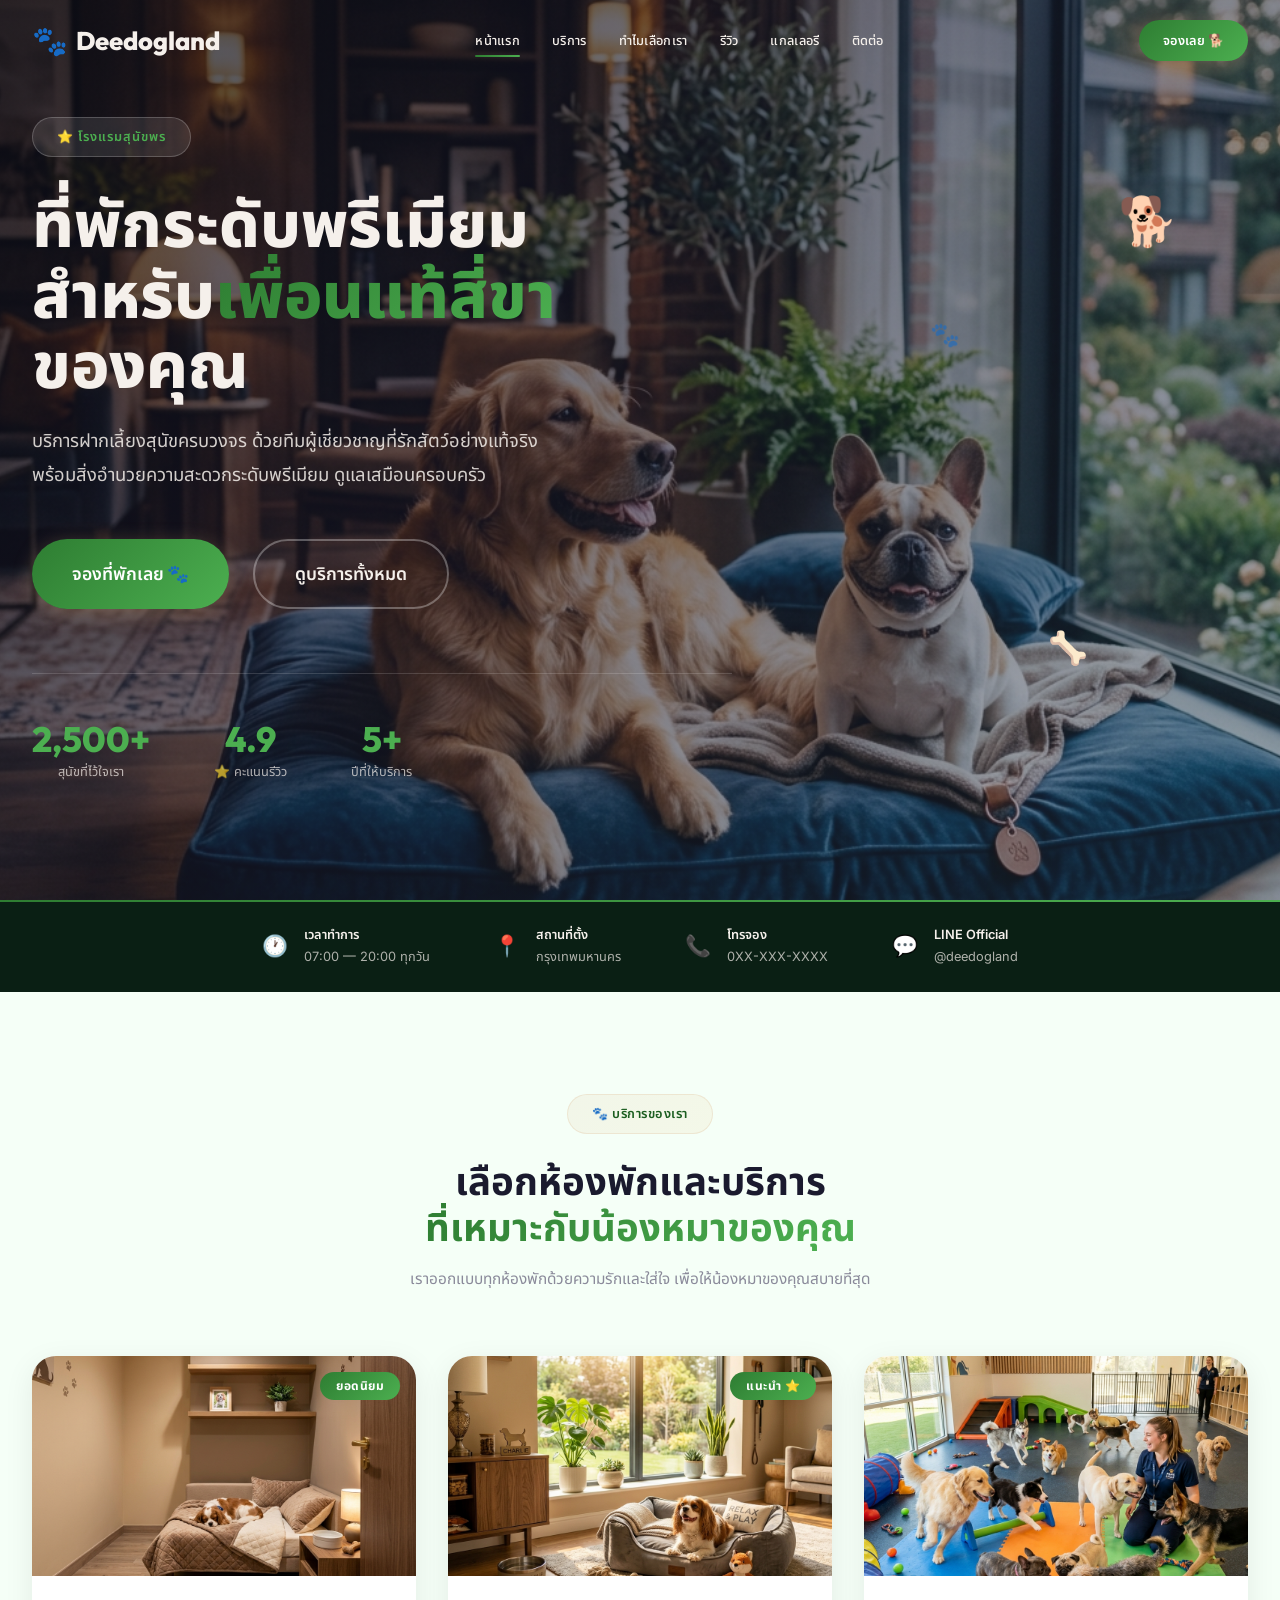
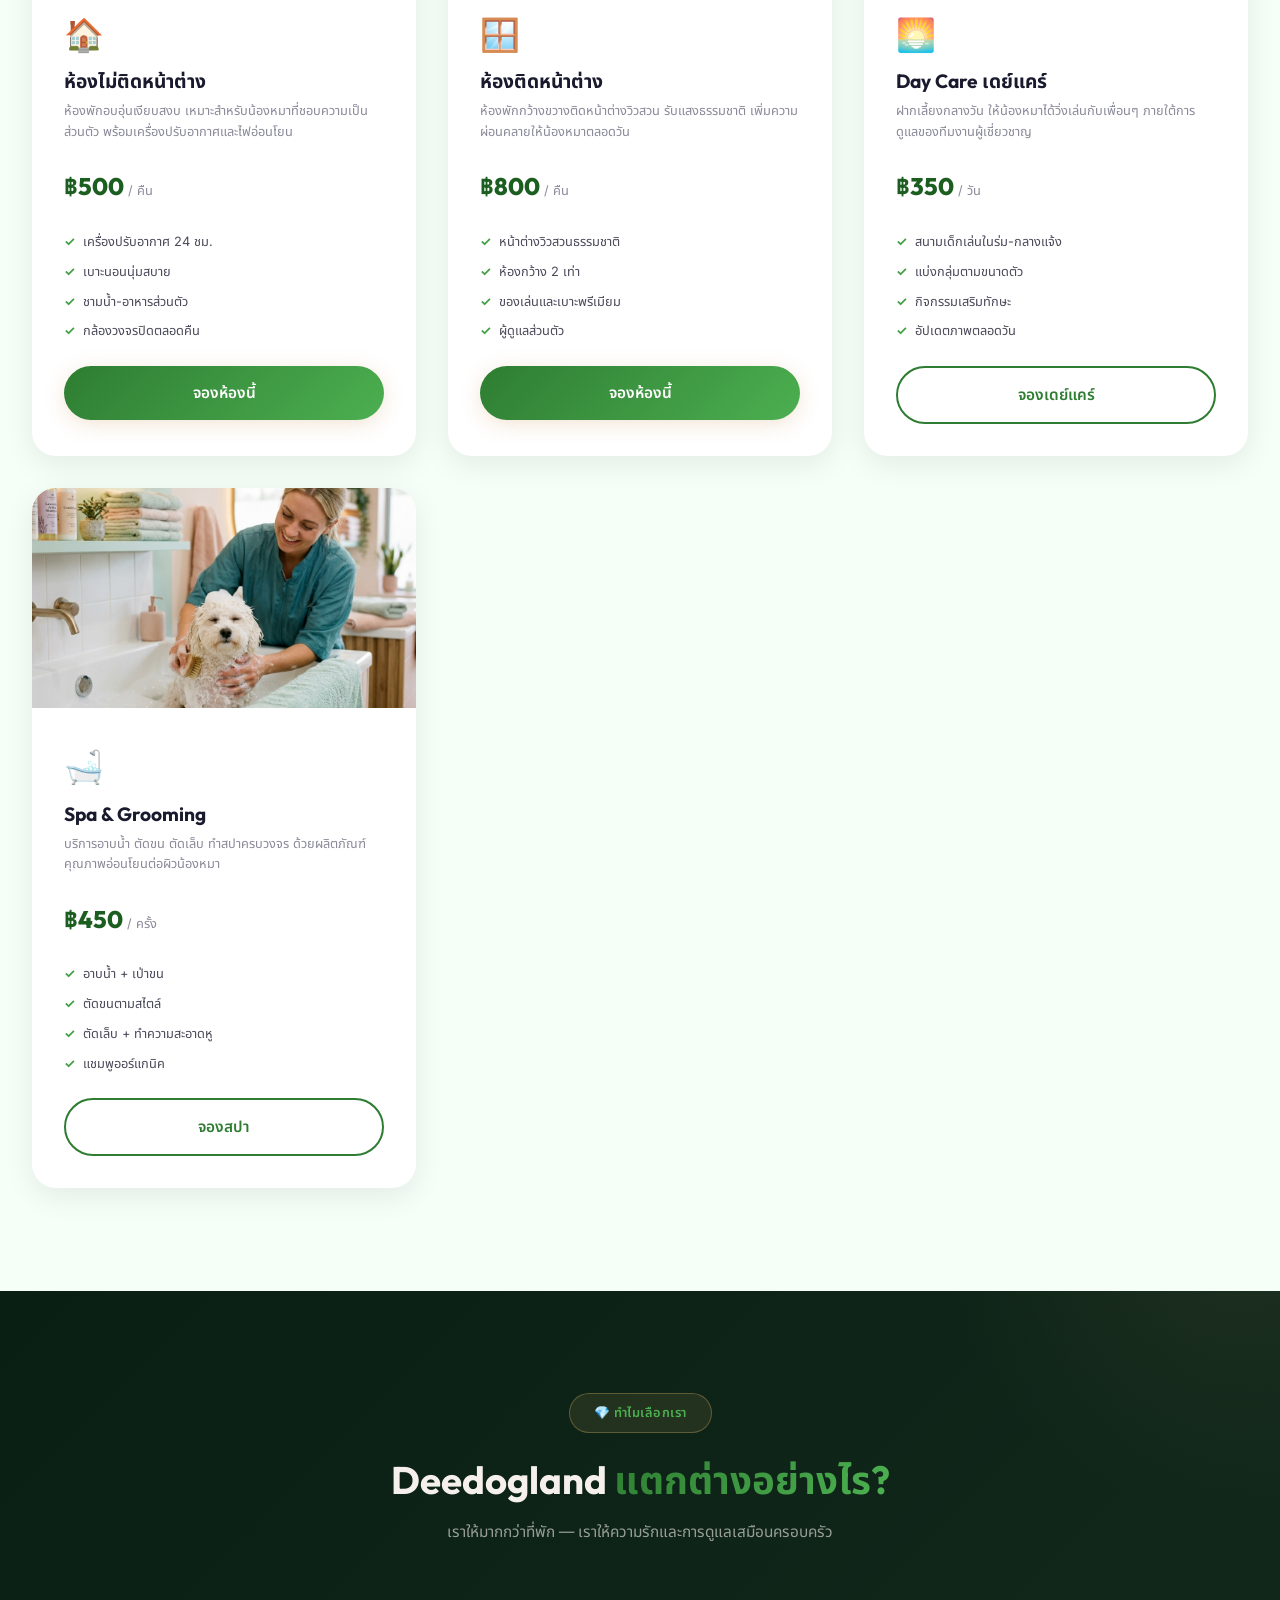
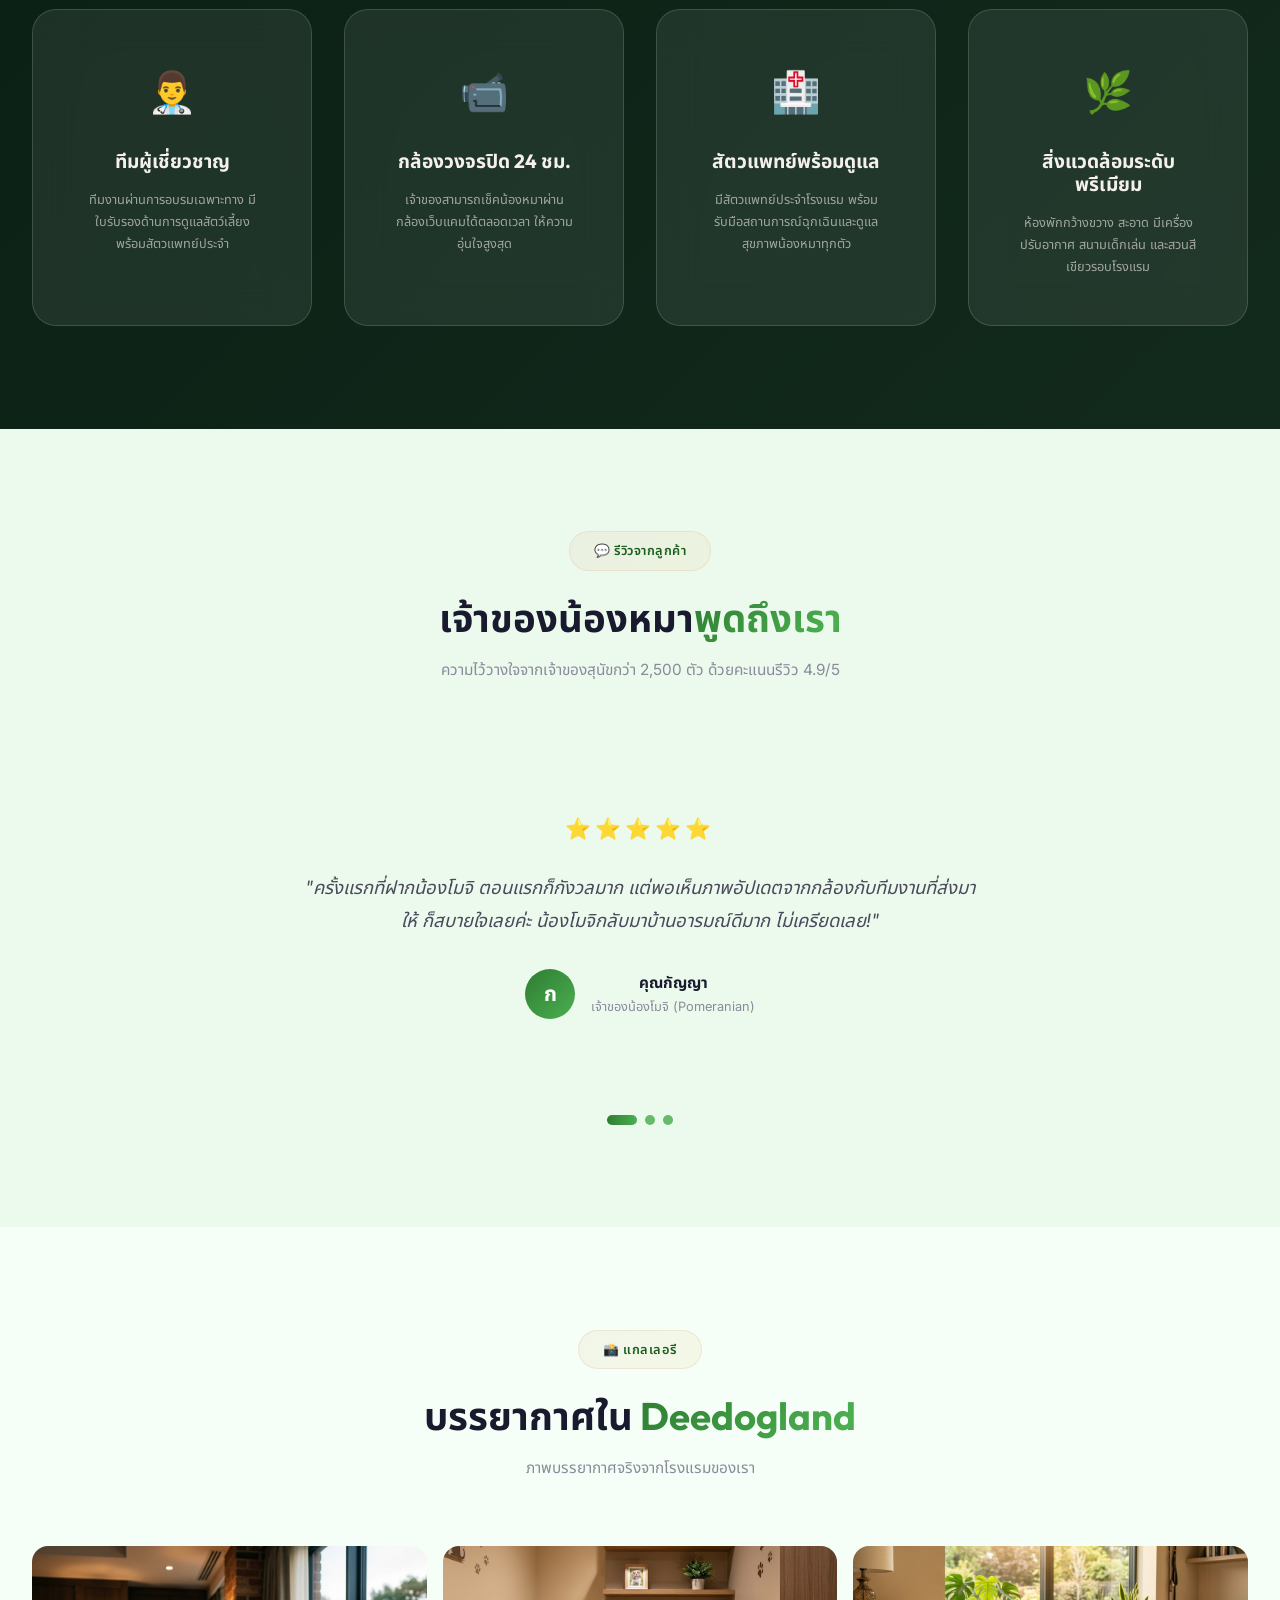
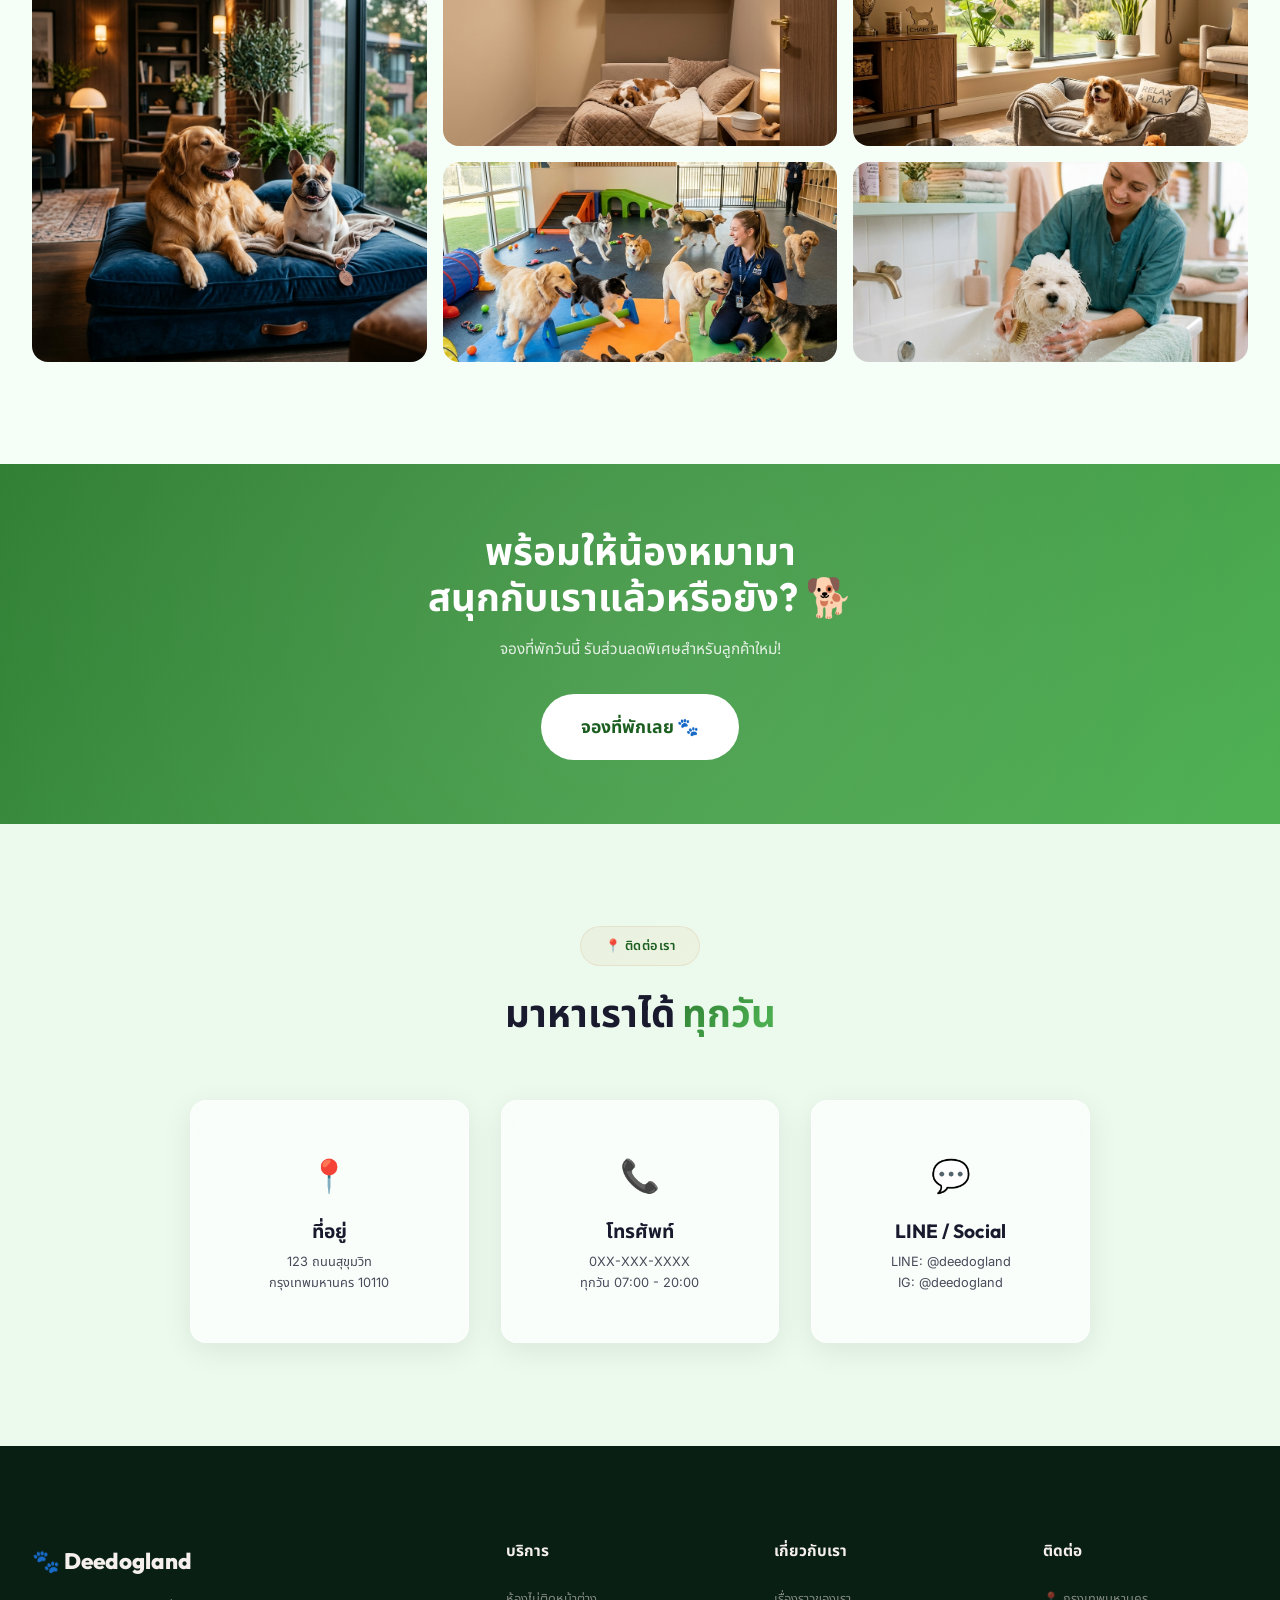
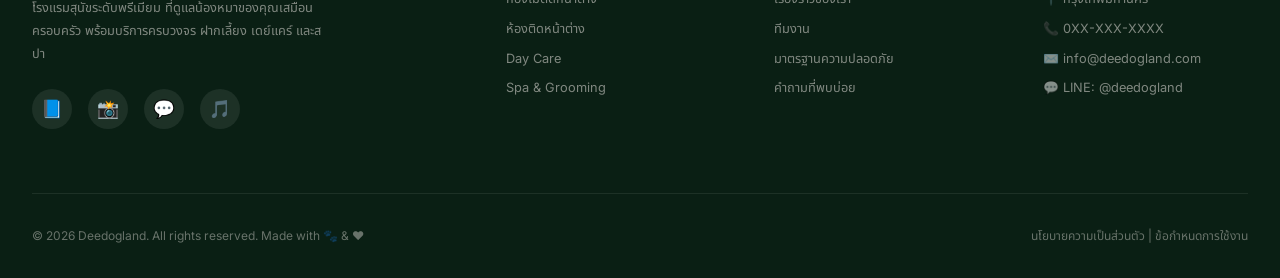
<file: index.html>
<!DOCTYPE html>
<html lang="th">

<head>
  <meta charset="UTF-8">
  <meta name="viewport" content="width=device-width, initial-scale=1.0">
  <title>Deedogland — โรงแรมสุนัขพรีเมียม | ฝากเลี้ยง เดย์แคร์ สปา</title>
  <meta name="description"
    content="Deedogland โรงแรมสุนัขระดับพรีเมียม บริการฝากเลี้ยงค้างคืน เดย์แคร์ สปาอาบน้ำตัดขน พร้อมทีมผู้เชี่ยวชาญดูแลตลอด 24 ชั่วโมง">
  <meta property="og:title" content="Deedogland — โรงแรมสุนัขพรีเมียม">
  <meta property="og:description" content="ที่พักระดับพรีเมียมสำหรับเพื่อนแท้สี่ขาของคุณ">
  <meta property="og:type" content="website">
  <link rel="icon"
    href="data:image/svg+xml,<svg xmlns='http://www.w3.org/2000/svg' viewBox='0 0 100 100'><text y='.9em' font-size='90'>🐾</text></svg>">
  <link rel="stylesheet" href="css/index.css">
  <link rel="stylesheet" href="css/components.css">

  <!-- JSON-LD LocalBusiness Schema -->
  <script type="application/ld+json">
  {
    "@context": "https://schema.org",
    "@type": "LodgingBusiness",
    "name": "Deedogland — โรงแรมสุนัขพรีเมียม",
    "description": "โรงแรมสุนัขระดับพรีเมียม บริการฝากเลี้ยงค้างคืน เดย์แคร์ สปาอาบน้ำตัดขน ดูแลตลอด 24 ชม.",
    "url": "https://deedogland.com",
    "image": "assets/images/hero.png",
    "telephone": "+66-XX-XXX-XXXX",
    "openingHoursSpecification": [
      {
        "@type": "OpeningHoursSpecification",
        "dayOfWeek": ["Monday","Tuesday","Wednesday","Thursday","Friday","Saturday","Sunday"],
        "opens": "07:00",
        "closes": "20:00"
      }
    ],
    "aggregateRating": {
      "@type": "AggregateRating",
      "ratingValue": "4.9",
      "reviewCount": "328"
    }
  }
  </script>
</head>

<body>

  <!-- ═══ Loading Screen ═══ -->
  <div class="loader" id="loader">
    <div class="loader-paw">🐾</div>
    <div class="loader-bar">
      <div class="loader-bar-fill"></div>
    </div>
  </div>

  <!-- ═══ Navbar ═══ -->
  <nav class="navbar" id="navbar">
    <div class="container">
      <a href="#" class="navbar-brand" id="nav-brand">
        <span class="paw-icon">🐾</span>
        Deedogland
      </a>
      <div class="navbar-links" id="nav-links">
        <a href="#home" class="active">หน้าแรก</a>
        <a href="#services">บริการ</a>
        <a href="#why">ทำไมเลือกเรา</a>
        <a href="#reviews">รีวิว</a>
        <a href="#gallery">แกลเลอรี</a>
        <a href="#contact">ติดต่อ</a>
      </div>
      <div class="navbar-cta">
        <a href="pages/booking.html" class="btn btn-primary btn-sm">จองเลย 🐕</a>
      </div>
      <div class="menu-toggle" id="menu-toggle">
        <span></span>
        <span></span>
        <span></span>
      </div>
    </div>
  </nav>

  <!-- ═══ Hero Section ═══ -->
  <section class="hero" id="home">
    <div class="hero-bg">
      <img src="assets/images/hero.png" alt="สุนัขพักผ่อนอย่างมีความสุขในห้องพักหรูของ Deedogland" loading="eager">
    </div>
    <div class="hero-overlay"></div>

    <!-- Floating elements -->
    <div class="hero-float hero-float-1">🐕</div>
    <div class="hero-float hero-float-2">🦴</div>
    <div class="hero-float hero-float-3">🐾</div>

    <div class="container">
      <div class="hero-content">
        <div class="hero-badge">
          ⭐ โรงแรมสุนัขพรีเมียม
        </div>
        <h1>
          ที่พักระดับพรีเมียม<br>
          สำหรับ<span class="highlight">เพื่อนแท้สี่ขา</span><br>
          ของคุณ
        </h1>
        <p>
          บริการฝากเลี้ยงสุนัขครบวงจร ด้วยทีมผู้เชี่ยวชาญที่รักสัตว์อย่างแท้จริง
          พร้อมสิ่งอำนวยความสะดวกระดับพรีเมียม ดูแลเสมือนครอบครัว
        </p>
        <div class="hero-buttons">
          <a href="pages/booking.html" class="btn btn-primary btn-lg">จองที่พักเลย 🐾</a>
          <a href="#services" class="btn btn-ghost btn-lg">ดูบริการทั้งหมด</a>
        </div>
        <div class="hero-stats">
          <div class="hero-stat">
            <div class="number" data-count="2500">0</div>
            <div class="label">สุนัขที่ไว้ใจเรา</div>
          </div>
          <div class="hero-stat">
            <div class="number" data-count="4.9">0</div>
            <div class="label">⭐ คะแนนรีวิว</div>
          </div>
          <div class="hero-stat">
            <div class="number" data-count="5">0</div>
            <div class="label">ปีที่ให้บริการ</div>
          </div>
        </div>
      </div>
    </div>
  </section>

  <!-- ═══ Quick Info Bar ═══ -->
  <section class="info-bar">
    <div class="container">
      <div class="info-item">
        <span class="icon">🕐</span>
        <div>
          <div class="info-label">เวลาทำการ</div>
          <div class="info-value">07:00 — 20:00 ทุกวัน</div>
        </div>
      </div>
      <div class="info-item">
        <span class="icon">📍</span>
        <div>
          <div class="info-label">สถานที่ตั้ง</div>
          <div class="info-value">กรุงเทพมหานคร</div>
        </div>
      </div>
      <div class="info-item">
        <span class="icon">📞</span>
        <div>
          <div class="info-label">โทรจอง</div>
          <div class="info-value">0XX-XXX-XXXX</div>
        </div>
      </div>
      <div class="info-item">
        <span class="icon">💬</span>
        <div>
          <div class="info-label">LINE Official</div>
          <div class="info-value">@deedogland</div>
        </div>
      </div>
    </div>
  </section>

  <!-- ═══ Services Section ═══ -->
  <section class="section services-section" id="services">
    <div class="container">
      <div class="section-header reveal">
        <span class="section-badge">🐾 บริการของเรา</span>
        <h2>เลือกห้องพักและบริการ<br><span class="gradient-text">ที่เหมาะกับน้องหมาของคุณ</span></h2>
        <p class="subtitle">เราออกแบบทุกห้องพักด้วยความรักและใส่ใจ เพื่อให้น้องหมาของคุณสบายที่สุด</p>
      </div>

      <div class="services-grid stagger">
        <!-- Card 1: ห้องไม่ติดหน้าต่าง -->
        <div class="service-card reveal">
          <div class="service-card-image">
            <img src="assets/images/room-basic.png" alt="ห้องพักมาตรฐานสำหรับสุนัข ไม่ติดหน้าต่าง">
            <span class="service-card-badge">ยอดนิยม</span>
          </div>
          <div class="service-card-body">
            <div class="service-card-emoji">🏠</div>
            <h3>ห้องไม่ติดหน้าต่าง</h3>
            <p>ห้องพักอบอุ่นเงียบสงบ เหมาะสำหรับน้องหมาที่ชอบความเป็นส่วนตัว พร้อมเครื่องปรับอากาศและไฟอ่อนโยน</p>
            <div class="service-card-price">
              <span class="price">฿500</span>
              <span class="unit">/ คืน</span>
            </div>
            <ul class="service-card-features">
              <li><span class="check">✓</span> เครื่องปรับอากาศ 24 ชม.</li>
              <li><span class="check">✓</span> เบาะนอนนุ่มสบาย</li>
              <li><span class="check">✓</span> ชามน้ำ-อาหารส่วนตัว</li>
              <li><span class="check">✓</span> กล้องวงจรปิดตลอดคืน</li>
            </ul>
            <a href="pages/booking.html" class="btn btn-primary" style="width:100%;">จองห้องนี้</a>
          </div>
        </div>

        <!-- Card 2: ห้องติดหน้าต่าง -->
        <div class="service-card reveal">
          <div class="service-card-image">
            <img src="assets/images/room-window.png" alt="ห้องพักพรีเมียมติดหน้าต่าง แสงธรรมชาติสวยงาม">
            <span class="service-card-badge">แนะนำ ⭐</span>
          </div>
          <div class="service-card-body">
            <div class="service-card-emoji">🪟</div>
            <h3>ห้องติดหน้าต่าง</h3>
            <p>ห้องพักกว้างขวางติดหน้าต่างวิวสวน รับแสงธรรมชาติ เพิ่มความผ่อนคลายให้น้องหมาตลอดวัน</p>
            <div class="service-card-price">
              <span class="price">฿800</span>
              <span class="unit">/ คืน</span>
            </div>
            <ul class="service-card-features">
              <li><span class="check">✓</span> หน้าต่างวิวสวนธรรมชาติ</li>
              <li><span class="check">✓</span> ห้องกว้าง 2 เท่า</li>
              <li><span class="check">✓</span> ของเล่นและเบาะพรีเมียม</li>
              <li><span class="check">✓</span> ผู้ดูแลส่วนตัว</li>
            </ul>
            <a href="pages/booking.html" class="btn btn-primary" style="width:100%;">จองห้องนี้</a>
          </div>
        </div>

        <!-- Card 3: Day Care -->
        <div class="service-card reveal">
          <div class="service-card-image">
            <img src="assets/images/daycare.png" alt="บริการเดย์แคร์สุนัข สนุกกับเพื่อน">
          </div>
          <div class="service-card-body">
            <div class="service-card-emoji">🌅</div>
            <h3>Day Care เดย์แคร์</h3>
            <p>ฝากเลี้ยงกลางวัน ให้น้องหมาได้วิ่งเล่นกับเพื่อนๆ ภายใต้การดูแลของทีมงานผู้เชี่ยวชาญ</p>
            <div class="service-card-price">
              <span class="price">฿350</span>
              <span class="unit">/ วัน</span>
            </div>
            <ul class="service-card-features">
              <li><span class="check">✓</span> สนามเด็กเล่นในร่ม-กลางแจ้ง</li>
              <li><span class="check">✓</span> แบ่งกลุ่มตามขนาดตัว</li>
              <li><span class="check">✓</span> กิจกรรมเสริมทักษะ</li>
              <li><span class="check">✓</span> อัปเดตภาพตลอดวัน</li>
            </ul>
            <a href="pages/booking.html" class="btn btn-outline" style="width:100%;">จองเดย์แคร์</a>
          </div>
        </div>

        <!-- Card 4: Spa & Grooming -->
        <div class="service-card reveal">
          <div class="service-card-image">
            <img src="assets/images/spa.png" alt="บริการสปาอาบน้ำตัดขนสุนัข">
          </div>
          <div class="service-card-body">
            <div class="service-card-emoji">🛁</div>
            <h3>Spa & Grooming</h3>
            <p>บริการอาบน้ำ ตัดขน ตัดเล็บ ทำสปาครบวงจร ด้วยผลิตภัณฑ์คุณภาพอ่อนโยนต่อผิวน้องหมา</p>
            <div class="service-card-price">
              <span class="price">฿450</span>
              <span class="unit">/ ครั้ง</span>
            </div>
            <ul class="service-card-features">
              <li><span class="check">✓</span> อาบน้ำ + เป่าขน</li>
              <li><span class="check">✓</span> ตัดขนตามสไตล์</li>
              <li><span class="check">✓</span> ตัดเล็บ + ทำความสะอาดหู</li>
              <li><span class="check">✓</span> แชมพูออร์แกนิค</li>
            </ul>
            <a href="pages/booking.html" class="btn btn-outline" style="width:100%;">จองสปา</a>
          </div>
        </div>
      </div>
    </div>
  </section>

  <!-- ═══ Why Choose Us ═══ -->
  <section class="section why-section" id="why">
    <div class="container">
      <div class="section-header reveal">
        <span class="section-badge"
          style="color: var(--color-accent); border-color: rgba(232,184,109,0.3); background: rgba(232,184,109,0.1);">💎
          ทำไมเลือกเรา</span>
        <h2>Deedogland <span class="gradient-text">แตกต่างอย่างไร?</span></h2>
        <p class="subtitle">เราให้มากกว่าที่พัก — เราให้ความรักและการดูแลเสมือนครอบครัว</p>
      </div>

      <div class="why-grid stagger">
        <div class="why-card reveal">
          <span class="icon">👨‍⚕️</span>
          <h3>ทีมผู้เชี่ยวชาญ</h3>
          <p>ทีมงานผ่านการอบรมเฉพาะทาง มีใบรับรองด้านการดูแลสัตว์เลี้ยง พร้อมสัตวแพทย์ประจำ</p>
        </div>
        <div class="why-card reveal">
          <span class="icon">📹</span>
          <h3>กล้องวงจรปิด 24 ชม.</h3>
          <p>เจ้าของสามารถเช็คน้องหมาผ่านกล้องเว็บแคมได้ตลอดเวลา ให้ความอุ่นใจสูงสุด</p>
        </div>
        <div class="why-card reveal">
          <span class="icon">🏥</span>
          <h3>สัตวแพทย์พร้อมดูแล</h3>
          <p>มีสัตวแพทย์ประจำโรงแรม พร้อมรับมือสถานการณ์ฉุกเฉินและดูแลสุขภาพน้องหมาทุกตัว</p>
        </div>
        <div class="why-card reveal">
          <span class="icon">🌿</span>
          <h3>สิ่งแวดล้อมระดับพรีเมียม</h3>
          <p>ห้องพักกว้างขวาง สะอาด มีเครื่องปรับอากาศ สนามเด็กเล่น และสวนสีเขียวรอบโรงแรม</p>
        </div>
      </div>
    </div>
  </section>

  <!-- ═══ Testimonials ═══ -->
  <section class="section testimonials-section" id="reviews">
    <div class="container">
      <div class="section-header reveal">
        <span class="section-badge">💬 รีวิวจากลูกค้า</span>
        <h2>เจ้าของน้องหมา<span class="gradient-text">พูดถึงเรา</span></h2>
        <p class="subtitle">ความไว้วางใจจากเจ้าของสุนัขกว่า 2,500 ตัว ด้วยคะแนนรีวิว 4.9/5</p>
      </div>

      <div class="testimonials-carousel reveal" id="testimonials-carousel">
        <div class="testimonials-track" id="testimonials-track">
          <!-- Testimonial 1 -->
          <div class="testimonial-card">
            <div class="testimonial-stars">⭐⭐⭐⭐⭐</div>
            <p class="testimonial-text">
              "ครั้งแรกที่ฝากน้องโมจิ ตอนแรกก็กังวลมาก แต่พอเห็นภาพอัปเดตจากกล้องกับทีมงานที่ส่งมาให้ ก็สบายใจเลยค่ะ
              น้องโมจิกลับมาบ้านอารมณ์ดีมาก ไม่เครียดเลย!"
            </p>
            <div class="testimonial-author">
              <div class="testimonial-avatar">ก</div>
              <div>
                <div class="testimonial-name">คุณกัญญา</div>
                <div class="testimonial-pet">เจ้าของน้องโมจิ (Pomeranian)</div>
              </div>
            </div>
          </div>
          <!-- Testimonial 2 -->
          <div class="testimonial-card">
            <div class="testimonial-stars">⭐⭐⭐⭐⭐</div>
            <p class="testimonial-text">
              "ฝากน้องบรูโน่มาหลายครั้งแล้ว ประทับใจทุกครั้ง ทีมงานดูแลดีมาก อาหารสะอาด ห้องพักกว้าง
              น้องบรูโน่ชอบมาเล่นกับเพื่อนๆ ทุกครั้งเลยครับ ขอบคุณ Deedogland!"
            </p>
            <div class="testimonial-author">
              <div class="testimonial-avatar">ว</div>
              <div>
                <div class="testimonial-name">คุณวิทยา</div>
                <div class="testimonial-pet">เจ้าของน้องบรูโน่ (Golden Retriever)</div>
              </div>
            </div>
          </div>
          <!-- Testimonial 3 -->
          <div class="testimonial-card">
            <div class="testimonial-stars">⭐⭐⭐⭐⭐</div>
            <p class="testimonial-text">
              "บริการสปาดีมากค่ะ น้องมิลค์กลับมาขนนุ่มฟู หอมสะอาด ช่างตัดขนฝีมือดี ตัดออกมาน่ารักมาก!
              ราคาคุ้มค่ามากเมื่อเทียบกับที่อื่น จะกลับมาใช้บริการอีกแน่นอนค่ะ"
            </p>
            <div class="testimonial-author">
              <div class="testimonial-avatar">ส</div>
              <div>
                <div class="testimonial-name">คุณสมหญิง</div>
                <div class="testimonial-pet">เจ้าของน้องมิลค์ (Shih Tzu)</div>
              </div>
            </div>
          </div>
        </div>
        <div class="carousel-dots" id="carousel-dots">
          <button class="carousel-dot active" data-index="0" aria-label="รีวิวที่ 1"></button>
          <button class="carousel-dot" data-index="1" aria-label="รีวิวที่ 2"></button>
          <button class="carousel-dot" data-index="2" aria-label="รีวิวที่ 3"></button>
        </div>
      </div>
    </div>
  </section>

  <!-- ═══ Gallery Preview ═══ -->
  <section class="section gallery-preview" id="gallery">
    <div class="container">
      <div class="section-header reveal">
        <span class="section-badge">📸 แกลเลอรี</span>
        <h2>บรรยากาศใน <span class="gradient-text">Deedogland</span></h2>
        <p class="subtitle">ภาพบรรยากาศจริงจากโรงแรมของเรา</p>
      </div>

      <div class="gallery-grid stagger">
        <div class="gallery-item reveal">
          <img src="assets/images/hero.png" alt="น้องหมาพักผ่อนในห้องพักหรู">
          <div class="gallery-item-overlay"><span>ห้องพักพรีเมียม</span></div>
        </div>
        <div class="gallery-item reveal">
          <img src="assets/images/room-basic.png" alt="ห้องพักมาตรฐาน">
          <div class="gallery-item-overlay"><span>ห้องไม่ติดหน้าต่าง</span></div>
        </div>
        <div class="gallery-item reveal">
          <img src="assets/images/room-window.png" alt="ห้องพักติดหน้าต่าง">
          <div class="gallery-item-overlay"><span>ห้องติดหน้าต่าง</span></div>
        </div>
        <div class="gallery-item reveal">
          <img src="assets/images/daycare.png" alt="บรรยากาศเดย์แคร์">
          <div class="gallery-item-overlay"><span>เดย์แคร์</span></div>
        </div>
        <div class="gallery-item reveal">
          <img src="assets/images/spa.png" alt="บริการสปาอาบน้ำ">
          <div class="gallery-item-overlay"><span>Spa & Grooming</span></div>
        </div>
      </div>
    </div>
  </section>

  <!-- ═══ CTA Banner ═══ -->
  <section class="cta-banner" id="booking">
    <div class="container reveal-scale">
      <h2>พร้อมให้น้องหมามา<br>สนุกกับเราแล้วหรือยัง? 🐕</h2>
      <p>จองที่พักวันนี้ รับส่วนลดพิเศษสำหรับลูกค้าใหม่!</p>
      <a href="pages/booking.html" class="btn btn-lg">จองที่พักเลย 🐾</a>
    </div>
  </section>

  <!-- ═══ Contact Preview ═══ -->
  <section class="section" id="contact" style="background: var(--bg-cream);">
    <div class="container">
      <div class="section-header reveal">
        <span class="section-badge">📍 ติดต่อเรา</span>
        <h2>มาหาเราได้ <span class="gradient-text">ทุกวัน</span></h2>
      </div>
      <div
        style="display: grid; grid-template-columns: repeat(auto-fit, minmax(250px, 1fr)); gap: var(--space-xl); max-width: 900px; margin: 0 auto;">
        <div class="card-glass reveal" style="padding: var(--space-2xl); text-align: center;">
          <div style="font-size: 2rem; margin-bottom: var(--space-md);">📍</div>
          <h4>ที่อยู่</h4>
          <p style="font-size: var(--fs-small); margin-top: var(--space-sm);">123 ถนนสุขุมวิท<br>กรุงเทพมหานคร 10110</p>
        </div>
        <div class="card-glass reveal" style="padding: var(--space-2xl); text-align: center;">
          <div style="font-size: 2rem; margin-bottom: var(--space-md);">📞</div>
          <h4>โทรศัพท์</h4>
          <p style="font-size: var(--fs-small); margin-top: var(--space-sm);">0XX-XXX-XXXX<br>ทุกวัน 07:00 - 20:00</p>
        </div>
        <div class="card-glass reveal" style="padding: var(--space-2xl); text-align: center;">
          <div style="font-size: 2rem; margin-bottom: var(--space-md);">💬</div>
          <h4>LINE / Social</h4>
          <p style="font-size: var(--fs-small); margin-top: var(--space-sm);">LINE: @deedogland<br>IG: @deedogland</p>
        </div>
      </div>
    </div>
  </section>

  <!-- ═══ Footer ═══ -->
  <footer class="footer">
    <div class="container">
      <div class="footer-grid">
        <div>
          <div class="footer-brand">🐾 Deedogland</div>
          <p class="footer-desc">
            โรงแรมสุนัขระดับพรีเมียม ที่ดูแลน้องหมาของคุณเสมือนครอบครัว
            พร้อมบริการครบวงจร ฝากเลี้ยง เดย์แคร์ และสปา
          </p>
          <div class="footer-social">
            <a href="#" aria-label="Facebook">📘</a>
            <a href="#" aria-label="Instagram">📸</a>
            <a href="#" aria-label="LINE">💬</a>
            <a href="#" aria-label="TikTok">🎵</a>
          </div>
        </div>
        <div class="footer-col">
          <h4>บริการ</h4>
          <a href="#services">ห้องไม่ติดหน้าต่าง</a>
          <a href="#services">ห้องติดหน้าต่าง</a>
          <a href="#services">Day Care</a>
          <a href="#services">Spa & Grooming</a>
        </div>
        <div class="footer-col">
          <h4>เกี่ยวกับเรา</h4>
          <a href="#">เรื่องราวของเรา</a>
          <a href="#">ทีมงาน</a>
          <a href="#">มาตรฐานความปลอดภัย</a>
          <a href="#">คำถามที่พบบ่อย</a>
        </div>
        <div class="footer-col">
          <h4>ติดต่อ</h4>
          <a href="#">📍 กรุงเทพมหานคร</a>
          <a href="#">📞 0XX-XXX-XXXX</a>
          <a href="#">✉️ info@deedogland.com</a>
          <a href="#">💬 LINE: @deedogland</a>
        </div>
      </div>
      <div class="footer-bottom">
        <p>© 2026 Deedogland. All rights reserved. Made with 🐾 & ❤️</p>
        <p>นโยบายความเป็นส่วนตัว | ข้อกำหนดการใช้งาน</p>
      </div>
    </div>
  </footer>

  <!-- ═══ Back to Top ═══ -->
  <button class="back-to-top" id="back-to-top" aria-label="กลับไปด้านบน">↑</button>

  <!-- ═══ JavaScript ═══ -->
  <script src="js/main.js"></script>
</body>

</html>
</file>
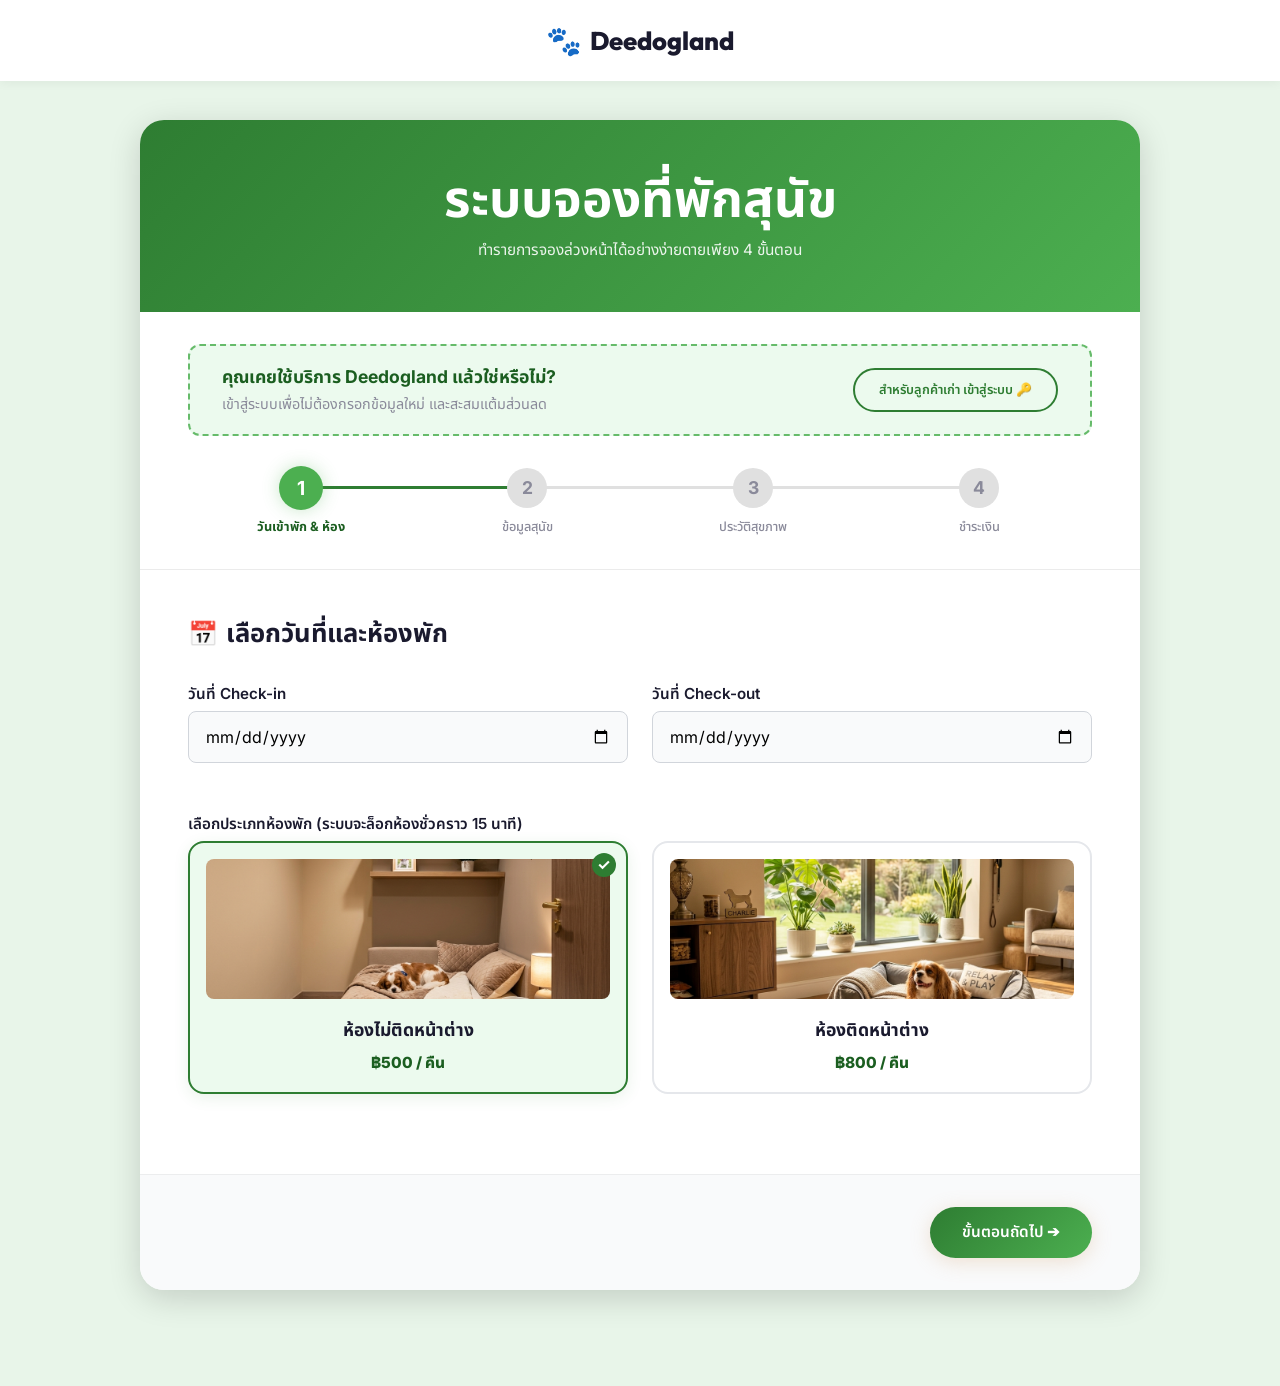
<file: pages/booking.html>
<!DOCTYPE html>
<html lang="th">
<head>
  <meta charset="UTF-8">
  <meta name="viewport" content="width=device-width, initial-scale=1.0">
  <title>จองที่พัก - Deedogland โรงแรมสุนัขพรีเมียม</title>
  <link rel="icon" href="data:image/svg+xml,<svg xmlns='http://www.w3.org/2000/svg' viewBox='0 0 100 100'><text y='.9em' font-size='90'>🐾</text></svg>">
  <link rel="stylesheet" href="../css/index.css">
  <link rel="stylesheet" href="../css/components.css">
  <link rel="stylesheet" href="../css/booking.css">
</head>
<body class="booking-page">

  <!-- ═══ Navbar (Simplified for Booking) ═══ -->
  <nav class="navbar booking-nav" id="navbar">
    <div class="container" style="display: flex; justify-content: center;">
      <a href="../index.html" class="navbar-brand">
        <span class="paw-icon">🐾</span>
        Deedogland
      </a>
    </div>
  </nav>

  <!-- ═══ Login Modal (ลูกค้าเก่า) ═══ -->
  <div class="modal-overlay" id="loginModal">
    <div class="modal-content" style="max-width: 480px;">
      <button class="modal-close" id="closeLoginModal">&times;</button>
      
      <!-- LINE LOGIN VIEW -->
      <div id="modal-step-line">
        <div class="modal-header">
          <div class="paw-icon" style="color: #06C755;">💬</div>
          <h2>เข้าสู่ระบบด้วย LINE</h2>
          <p style="color: var(--text-muted); font-size: var(--fs-small); margin-bottom: var(--space-md);">เข้าสู่ระบบผ่านแอป LINE เพื่อดึงข้อมูลน้องหมาและบันทึกประจำวันโดยอัตโนมัติ</p>
        </div>
        
        <button type="button" class="btn-line-login" onclick="goToPhoneBinding()">
          <svg class="line-logo-svg" xmlns="http://www.w3.org/2000/svg" viewBox="0 0 24 24"><path fill="#FFFFFF" d="M24 10.3c0-4.6-5.4-8.3-12-8.3S0 5.7 0 10.3c0 4.1 4.3 7.6 10.1 8.2.4.1.9.3 1 .6l.1.9c.1.6 0 1.5-.1 2.2 0 .1 0 .2.1.2.1.1.2 0 .2-.1.9-1.2 2.8-3.4 3.8-4.5h.7c4.6 0 8.2-3.6 8.2-7.5zm-15.6 2.3H7c-.3 0-.5-.2-.5-.5v-4c0-.3.2-.5.5-.5s.5.2.5.5v3.5h1.4c.3 0 .5.2.5.5s-.2.5-.5.5zm2.7-.5c0 .3-.2.5-.5.5s-.5-.2-.5-.5v-4c0-.3.2-.5.5-.5s.5.2.5.5v4zm3.8 0c0 .3-.2.5-.5.5H13c-.2 0-.3-.1-.4-.2l-2-2.7v2.4c0 .3-.2.5-.5.5s-.5-.2-.5-.5v-4c0-.3.2-.5.5-.5h1.4c.2 0 .3.1.4.2l2 2.7V8.6c0-.3.2-.5.5-.5s.5.2.5.5v4zm3.5-1.5c0 .3-.2.5-.5.5h-1.6v.9h1.6c.3 0 .5.2.5.5s-.2.5-.5.5h-2.1c-.3 0-.5-.2-.5-.5v-4c0-.3.2-.5.5-.5h2.1c.3 0 .5.2.5.5s-.2.5-.5.5h-1.6V10h1.6c.3 0 .5.2.5.5z"/></svg>
          เข้าสู่ระบบด้วย LINE
        </button>
        <p style="text-align: center; color: var(--text-muted); font-size: 0.8rem; margin-top: 15px;">🔒 สะดวก ปลอดภัย ไม่ต้องพิมพ์รหัสผ่าน</p>
      </div>

      <!-- PHONE BINDING VIEW -->
      <div id="modal-step-phone" style="display: none;">
        <div class="modal-header">
          <div class="paw-icon">🔗</div>
          <h2>เชื่อมต่อข้อมูลลูกค้าเก่า</h2>
          <p style="color: var(--text-muted); font-size: var(--fs-small);">กรุณากรอกเบอร์โทรศัพท์ที่คุณเคยใช้ติดต่อ เพื่อดึงข้อมูลน้องหมาเดิมเข้าระบบ</p>
        </div>
        <form id="phoneBindingForm">
          <div class="form-group">
            <label>เบอร์โทรศัพท์มือถือ</label>
            <input type="tel" id="bindingPhone" class="form-control" placeholder="เช่น 08X-XXX-XXXX" required>
          </div>
          <div style="display: flex; gap: var(--space-md); margin-top: var(--space-lg);">
            <button type="button" class="btn btn-outline" style="flex: 1; justify-content: center;" onclick="skipBinding()">ข้าม (ลูกค้าใหม่)</button>
            <button type="button" class="btn btn-primary" style="flex: 1; justify-content: center;" onclick="performBinding()">ดึงข้อมูลเดิม</button>
          </div>
        </form>
      </div>

    </div>
  </div>

  <div class="container">
    <div class="booking-container">
      
      <!-- Header -->
      <div class="wizard-header">
        <h1>ระบบจองที่พักสุนัข</h1>
        <p>ทำรายการจองล่วงหน้าได้อย่างง่ายดายเพียง 4 ขั้นตอน</p>
      </div>

      <!-- Login Banner -->
      <div class="login-banner" id="loginBanner">
        <div class="login-banner-text">
          <strong>คุณเคยใช้บริการ Deedogland แล้วใช่หรือไม่?</strong>
          <span style="font-size: 0.9rem; color: var(--text-muted);">เข้าสู่ระบบเพื่อไม่ต้องกรอกข้อมูลใหม่ และสะสมแต้มส่วนลด</span>
        </div>
        <button class="btn btn-outline btn-sm" id="openLoginModal">สำหรับลูกค้าเก่า เข้าสู่ระบบ 🔑</button>
      </div>

      <!-- Steps Indicator -->
      <div class="wizard-steps">
        <div class="step active" id="step-nav-1">
          <div class="step-number">1</div>
          <div class="step-label">วันเข้าพัก & ห้อง</div>
        </div>
        <div class="step" id="step-nav-2">
          <div class="step-number">2</div>
          <div class="step-label">ข้อมูลสุนัข</div>
        </div>
        <div class="step" id="step-nav-3">
          <div class="step-number">3</div>
          <div class="step-label">ประวัติสุขภาพ</div>
        </div>
        <div class="step" id="step-nav-4">
          <div class="step-number">4</div>
          <div class="step-label">ชำระเงิน</div>
        </div>
      </div>

      <!-- Wizard Body -->
      <div class="wizard-body">
        
        <!-- STEP 1: Dates & Room -->
        <div class="form-section active" id="step-1">
          <h2 class="form-title"><span style="font-size: 1.5rem;">📅</span> เลือกวันที่และห้องพัก</h2>
          
          <div class="form-row">
            <div class="form-group">
              <label>วันที่ Check-in</label>
              <input type="date" class="form-control" required>
            </div>
            <div class="form-group">
              <label>วันที่ Check-out</label>
              <input type="date" class="form-control" required>
            </div>
          </div>

          <div class="form-group">
            <label>เลือกประเภทห้องพัก (ระบบจะล็อกห้องชั่วคราว 15 นาที)</label>
            <div class="room-selector">
              <div class="room-option selected" onclick="selectRoom(this)">
                <img src="../assets/images/room-basic.png" class="room-img" alt="ห้องไม่ติดหน้าต่าง">
                <div class="room-name">ห้องไม่ติดหน้าต่าง</div>
                <div class="room-price">฿500 / คืน</div>
              </div>
              <div class="room-option" onclick="selectRoom(this)">
                <img src="../assets/images/room-window.png" class="room-img" alt="ห้องติดหน้าต่าง">
                <div class="room-name">ห้องติดหน้าต่าง</div>
                <div class="room-price">฿800 / คืน</div>
              </div>
            </div>
          </div>
        </div>

        <!-- STEP 2: Pet Info -->
        <div class="form-section" id="step-2">
          <h2 class="form-title"><span style="font-size: 1.5rem;">🐕</span> ข้อมูลน้องหมา</h2>
          
          <div class="form-row">
            <div class="form-group">
              <label>ชื่อน้องหมา</label>
              <input type="text" class="form-control" id="dogName" placeholder="เช่น โมจิ" required>
            </div>
            <div class="form-group">
              <label>สายพันธุ์</label>
              <input type="text" class="form-control" id="dogBreed" placeholder="เช่น ปอมเมอเรเนียน" required>
            </div>
          </div>
          
          <div class="form-row">
            <div class="form-group">
              <label>อายุ (เดือน)</label>
              <input type="number" class="form-control" id="dogAge" placeholder="เช่น 24" required>
            </div>
            <div class="form-group">
              <label>ขนาดตัว</label>
              <select class="form-control">
                <option>เล็ก (S) - ต่ำกว่า 10 กก.</option>
                <option>กลาง (M) - 10-25 กก.</option>
                <option>ใหญ่ (L) - 25 กก. ขึ้นไป</option>
              </select>
            </div>
          </div>

          <div class="form-group" style="margin-top: var(--space-xl);">
            <label>บริการเสริม (Add-ons)</label>
            <label class="checkbox-option">
              <input type="checkbox">
              <div class="addon-details">
                <span class="addon-name">Spa & Grooming (อาบน้ำตัดขน)</span>
                <span class="addon-desc">อาบน้ำ ตัดขน ตัดเล็บ ทำสปาครบวงจรก่อนกลับบ้าน</span>
              </div>
              <span class="addon-price">+฿450</span>
            </label>
            <label class="checkbox-option">
              <input type="checkbox">
              <div class="addon-details">
                <span class="addon-name">อาหารพรีเมียมของโรงแรม</span>
                <span class="addon-desc">ไม่ต้องเตรียมอาหารมาเอง เราจัดเตรียมอาหารเกรดพรีเมียมให้</span>
              </div>
              <span class="addon-price">+฿100/วัน</span>
            </label>
          </div>
        </div>

        <!-- STEP 3: Health Info -->
        <div class="form-section" id="step-3">
          <h2 class="form-title"><span style="font-size: 1.5rem;">🏥</span> ประวัติสุขภาพและวัคซีน</h2>
          
          <div class="form-group">
            <label>อัปโหลดสมุดวัคซีน (ไฟล์รูปภาพ)</label>
            <input type="file" class="form-control" accept="image/*">
            <p style="font-size: var(--fs-small); color: var(--text-muted); margin-top: 5px;">*จำเป็นต้องมีประวัติฉีดวัคซีนรวมและพิษสุนัขบ้า</p>
          </div>

          <div class="form-group">
            <label>โรคประจำตัว หรือ สิ่งที่ต้องระวังเป็นพิเศษ</label>
            <textarea class="form-control" rows="3" placeholder="เช่น แพ้ไก่, ต้องกินยาหลังอาหารเช้า, กลัวเสียงดัง..."></textarea>
          </div>

          <div class="form-row">
            <div class="form-group">
              <label>ชื่อคลินิก/โรงพยาบาลสัตว์ประจำ</label>
              <input type="text" class="form-control" placeholder="(ถ้ามี)">
            </div>
            <div class="form-group">
              <label>เบอร์ติดต่อฉุกเฉิน</label>
              <input type="tel" class="form-control" placeholder="เบอร์โทรศัพท์ที่ติดต่อได้ทันที">
            </div>
          </div>
        </div>

        <!-- STEP 4: Summary & Payment -->
        <div class="form-section" id="step-4">
          <h2 class="form-title"><span style="font-size: 1.5rem;">💳</span> สรุปยอดและชำระเงิน</h2>
          
          <div class="summary-box">
            <div class="summary-row">
              <span>ห้องไม่ติดหน้าต่าง (2 คืน)</span>
              <span>฿1,000</span>
            </div>
            <div class="summary-row">
              <span>บริการเสริม: Spa & Grooming</span>
              <span>฿450</span>
            </div>
            <div class="summary-row total">
              <span>ยอดชำระสุทธิ</span>
              <span>฿1,450</span>
            </div>
          </div>

          <div class="payment-section">
            <h3 style="margin-bottom: var(--space-md);">สแกน QR Code เพื่อชำระเงิน (มัดจำ 50%)</h3>
            <p style="color: var(--color-danger); margin-bottom: var(--space-lg); font-weight: bold;">ยอดมัดจำ: ฿725</p>
            
            <div class="qr-placeholder">
              <!-- Placeholder for Thai QR Code -->
              <div style="font-size: 3rem; color: #a1a1aa;">📱</div>
            </div>
            
            <div class="form-group" style="text-align: left; margin-top: var(--space-xl);">
              <label>อัปโหลดสลิปโอนเงิน</label>
              <input type="file" class="form-control" accept="image/*">
            </div>
          </div>
        </div>

      </div>

      <!-- Footer Buttons -->
      <div class="wizard-footer">
        <button class="btn btn-ghost" id="btn-prev" style="color: var(--text-dark); display: none;">ย้อนกลับ</button>
        <div style="flex-grow: 1;"></div>
        <button class="btn btn-primary" id="btn-next">ขั้นตอนถัดไป ➔</button>
      </div>

    </div>
  </div>

  <!-- Script for Mockup Logic -->
  <script>
    // Wizard Navigation Logic
    let currentStep = 1;
    const totalSteps = 4;
    
    const btnNext = document.getElementById('btn-next');
    const btnPrev = document.getElementById('btn-prev');

    function updateWizard() {
      // Update Sections
      for (let i = 1; i <= totalSteps; i++) {
        document.getElementById(`step-${i}`).classList.remove('active');
        const nav = document.getElementById(`step-nav-${i}`);
        
        if (i < currentStep) {
          nav.classList.remove('active');
          nav.classList.add('completed');
        } else if (i === currentStep) {
          nav.classList.add('active');
          nav.classList.remove('completed');
        } else {
          nav.classList.remove('active', 'completed');
        }
      }
      document.getElementById(`step-${currentStep}`).classList.add('active');

      // Update Buttons
      if (currentStep === 1) {
        btnPrev.style.display = 'none';
      } else {
        btnPrev.style.display = 'inline-flex';
      }

      if (currentStep === totalSteps) {
        btnNext.textContent = 'ยืนยันการจอง ✅';
        btnNext.classList.add('btn-success');
      } else {
        btnNext.innerHTML = 'ขั้นตอนถัดไป ➔';
        btnNext.classList.remove('btn-success');
      }
    }

    btnNext.addEventListener('click', () => {
      if (currentStep < totalSteps) {
        currentStep++;
        updateWizard();
      } else {
        alert('🎉 การจองสำเร็จ! (นี่คือ Mock-up)');
        window.location.href = '../index.html';
      }
    });

    btnPrev.addEventListener('click', () => {
      if (currentStep > 1) {
        currentStep--;
        updateWizard();
      }
    });

    // Room Selection
    function selectRoom(element) {
      document.querySelectorAll('.room-option').forEach(el => el.classList.remove('selected'));
      element.classList.add('selected');
    }

    // Modal Logic
    const loginModal = document.getElementById('loginModal');
    const openLoginBtn = document.getElementById('openLoginModal');
    const closeLoginBtn = document.getElementById('closeLoginModal');
    const loginBanner = document.getElementById('loginBanner');
    const modalStepLine = document.getElementById('modal-step-line');
    const modalStepPhone = document.getElementById('modal-step-phone');

    openLoginBtn.addEventListener('click', () => {
      // Reset views when opening
      modalStepLine.style.display = 'block';
      modalStepPhone.style.display = 'none';
      loginModal.classList.add('active');
    });

    closeLoginBtn.addEventListener('click', () => {
      loginModal.classList.remove('active');
    });

    function goToPhoneBinding() {
      // Simulate LINE Login Authorization Redirect & Callback
      modalStepLine.style.display = 'none';
      modalStepPhone.style.display = 'block';
    }

    function skipBinding() {
      // User is a new customer or doesn't want to bind
      loginModal.classList.remove('active');
      loginBanner.style.display = 'none';
      alert('เข้าสู่ระบบด้วย LINE สำเร็จ! (ไม่มีข้อมูลเก่าในระบบ - สามารถกรอกประวัติน้องหมาใหม่ได้เลย)');
    }

    function performBinding() {
      const phoneInput = document.getElementById('bindingPhone').value.trim();
      if (!phoneInput) {
        alert('กรุณากรอกเบอร์โทรศัพท์');
        return;
      }

      // Fill dummy data as if we matched their old customer profile
      document.getElementById('dogName').value = "เต้าหู้";
      document.getElementById('dogBreed').value = "โกลเด้น รีทรีฟเวอร์";
      document.getElementById('dogAge').value = "36";
      
      // Close modal & hide banner
      loginModal.classList.remove('active');
      loginBanner.style.display = 'none';
      
      alert(`ผูกบัญชี LINE สำเร็จ!\nดึงข้อมูลน้อง "เต้าหู้" ของเบอร์ ${phoneInput} เรียบร้อยแล้ว`);
    }
  </script>
</body>
</html>
</file>
<file: css/index.css>
/* ============================================
   DEEDOGLAND — Design System & Global Styles
   ============================================ */

/* Google Fonts */
@import url('https://fonts.googleapis.com/css2?family=Outfit:wght@300;400;500;600;700;800;900&family=Inter:wght@300;400;500;600;700&family=Noto+Sans+Thai:wght@300;400;500;600;700;800&display=swap');

/* ── CSS Custom Properties (Design Tokens) ── */
:root {
  /* Colors — Green Theme (Deedogland Brand) */
  --color-primary: #2E7D32;
  --color-primary-dark: #1B5E20;
  --color-primary-light: #66BB6A;
  --color-secondary: #1B3A2D;
  --color-secondary-dark: #0D2818;
  --color-accent: #4CAF50;
  --color-accent-glow: rgba(76, 175, 80, 0.3);
  --color-success: #43A047;
  --color-warning: #FFA726;
  --color-danger: #EF5350;

  /* Backgrounds */
  --bg-dark: #0A1F14;
  --bg-dark-secondary: #122A1C;
  --bg-dark-card: #163324;
  --bg-light: #F5FFF7;
  --bg-cream: #ECFAEE;
  --bg-warm: #E8F5E9;

  /* Text */
  --text-dark: #1A1A2E;
  --text-body: #4A4A5A;
  --text-muted: #8A8A9A;
  --text-light: #F5F0EB;
  --text-on-primary: #FFFFFF;

  /* Typography */
  --font-heading: 'Outfit', 'Noto Sans Thai', sans-serif;
  --font-body: 'Inter', 'Noto Sans Thai', sans-serif;

  /* Font Sizes - Fluid */
  --fs-display: clamp(2.5rem, 5vw, 4.5rem);
  --fs-h1: clamp(2rem, 4vw, 3.5rem);
  --fs-h2: clamp(1.75rem, 3vw, 2.75rem);
  --fs-h3: clamp(1.25rem, 2vw, 1.75rem);
  --fs-h4: clamp(1.1rem, 1.5vw, 1.35rem);
  --fs-body: clamp(0.95rem, 1.2vw, 1.1rem);
  --fs-small: clamp(0.8rem, 1vw, 0.9rem);
  --fs-xs: 0.75rem;

  /* Spacing */
  --space-xs: 0.25rem;
  --space-sm: 0.5rem;
  --space-md: 1rem;
  --space-lg: 1.5rem;
  --space-xl: 2rem;
  --space-2xl: 3rem;
  --space-3xl: 4rem;
  --space-4xl: 6rem;
  --space-section: clamp(4rem, 8vw, 8rem);

  /* Border Radius */
  --radius-sm: 8px;
  --radius-md: 12px;
  --radius-lg: 16px;
  --radius-xl: 24px;
  --radius-2xl: 32px;
  --radius-full: 9999px;

  /* Shadows */
  --shadow-sm: 0 2px 8px rgba(0,0,0,0.08);
  --shadow-md: 0 4px 16px rgba(0,0,0,0.12);
  --shadow-lg: 0 8px 32px rgba(0,0,0,0.16);
  --shadow-xl: 0 16px 48px rgba(0,0,0,0.2);
  --shadow-glow: 0 0 40px var(--color-accent-glow);
  --shadow-card: 0 8px 30px rgba(0,0,0,0.08);
  --shadow-card-hover: 0 16px 50px rgba(0,0,0,0.15);

  /* Glass */
  --glass-bg: rgba(255, 255, 255, 0.08);
  --glass-border: rgba(255, 255, 255, 0.15);
  --glass-bg-light: rgba(255, 255, 255, 0.7);
  --glass-border-light: rgba(255, 255, 255, 0.5);

  /* Transitions */
  --transition-fast: 0.2s cubic-bezier(0.4, 0, 0.2, 1);
  --transition-base: 0.3s cubic-bezier(0.4, 0, 0.2, 1);
  --transition-slow: 0.5s cubic-bezier(0.4, 0, 0.2, 1);
  --transition-spring: 0.6s cubic-bezier(0.34, 1.56, 0.64, 1);

  /* Layout */
  --container-max: 1280px;
  --container-narrow: 900px;
  --navbar-height: 80px;
}

/* ── Reset & Base ── */
*, *::before, *::after {
  margin: 0;
  padding: 0;
  box-sizing: border-box;
}

html {
  scroll-behavior: smooth;
  font-size: 16px;
  -webkit-font-smoothing: antialiased;
  -moz-osx-font-smoothing: grayscale;
}

body {
  font-family: var(--font-body);
  font-size: var(--fs-body);
  color: var(--text-dark);
  background-color: var(--bg-light);
  line-height: 1.7;
  overflow-x: hidden;
}

img {
  max-width: 100%;
  height: auto;
  display: block;
}

a {
  color: inherit;
  text-decoration: none;
  transition: color var(--transition-fast);
}

ul, ol {
  list-style: none;
}

button {
  cursor: pointer;
  border: none;
  background: none;
  font-family: inherit;
  font-size: inherit;
}

/* ── Typography ── */
h1, h2, h3, h4, h5, h6 {
  font-family: var(--font-heading);
  line-height: 1.2;
  font-weight: 700;
  color: var(--text-dark);
}

h1 { font-size: var(--fs-h1); }
h2 { font-size: var(--fs-h2); }
h3 { font-size: var(--fs-h3); }
h4 { font-size: var(--fs-h4); }

p {
  color: var(--text-body);
  max-width: 70ch;
}

/* ── Layout Utilities ── */
.container {
  width: 100%;
  max-width: var(--container-max);
  margin: 0 auto;
  padding: 0 var(--space-xl);
}

.container-narrow {
  max-width: var(--container-narrow);
}

.section {
  padding: var(--space-section) 0;
}

.section-header {
  text-align: center;
  margin-bottom: var(--space-3xl);
}

.section-header h2 {
  margin-bottom: var(--space-md);
}

.section-header .subtitle {
  font-size: var(--fs-body);
  color: var(--text-muted);
  max-width: 600px;
  margin: 0 auto;
}

.section-badge {
  display: inline-flex;
  align-items: center;
  gap: var(--space-sm);
  padding: var(--space-sm) var(--space-lg);
  background: linear-gradient(135deg, rgba(212, 165, 116, 0.1), rgba(232, 184, 109, 0.1));
  border: 1px solid rgba(212, 165, 116, 0.2);
  border-radius: var(--radius-full);
  font-size: var(--fs-small);
  font-weight: 600;
  color: var(--color-primary-dark);
  margin-bottom: var(--space-lg);
  letter-spacing: 0.5px;
  text-transform: uppercase;
}

/* ── Buttons ── */
.btn {
  display: inline-flex;
  align-items: center;
  justify-content: center;
  gap: var(--space-sm);
  padding: 14px 32px;
  font-family: var(--font-heading);
  font-size: var(--fs-body);
  font-weight: 600;
  border-radius: var(--radius-full);
  transition: all var(--transition-base);
  position: relative;
  overflow: hidden;
  white-space: nowrap;
}

.btn::before {
  content: '';
  position: absolute;
  top: 0;
  left: -100%;
  width: 100%;
  height: 100%;
  background: linear-gradient(90deg, transparent, rgba(255,255,255,0.2), transparent);
  transition: left 0.5s;
}

.btn:hover::before {
  left: 100%;
}

.btn-primary {
  background: linear-gradient(135deg, var(--color-primary), var(--color-accent));
  color: var(--text-on-primary);
  box-shadow: 0 4px 20px rgba(212, 165, 116, 0.3);
}

.btn-primary:hover {
  transform: translateY(-3px);
  box-shadow: 0 8px 30px rgba(212, 165, 116, 0.5);
}

.btn-primary:active {
  transform: translateY(-1px);
}

.btn-outline {
  border: 2px solid var(--color-primary);
  color: var(--color-primary);
  background: transparent;
}

.btn-outline:hover {
  background: var(--color-primary);
  color: var(--text-on-primary);
  transform: translateY(-3px);
}

.btn-ghost {
  color: var(--text-light);
  border: 2px solid rgba(255,255,255,0.3);
}

.btn-ghost:hover {
  background: rgba(255,255,255,0.1);
  border-color: rgba(255,255,255,0.6);
  transform: translateY(-2px);
}

.btn-lg {
  padding: 18px 40px;
  font-size: 1.1rem;
}

.btn-sm {
  padding: 10px 24px;
  font-size: var(--fs-small);
}

/* ── Cards ── */
.card {
  background: #fff;
  border-radius: var(--radius-lg);
  overflow: hidden;
  box-shadow: var(--shadow-card);
  transition: all var(--transition-base);
}

.card:hover {
  transform: translateY(-8px);
  box-shadow: var(--shadow-card-hover);
}

.card-glass {
  background: var(--glass-bg-light);
  backdrop-filter: blur(20px);
  -webkit-backdrop-filter: blur(20px);
  border: 1px solid var(--glass-border-light);
  border-radius: var(--radius-lg);
  box-shadow: var(--shadow-card);
  transition: all var(--transition-base);
}

.card-glass:hover {
  transform: translateY(-8px);
  box-shadow: var(--shadow-card-hover);
  border-color: var(--color-primary-light);
}

/* ── Glassmorphism Dark ── */
.glass-dark {
  background: var(--glass-bg);
  backdrop-filter: blur(20px);
  -webkit-backdrop-filter: blur(20px);
  border: 1px solid var(--glass-border);
  border-radius: var(--radius-lg);
}

/* ── Scroll Reveal Animation Classes ── */
.reveal {
  opacity: 0;
  transform: translateY(40px);
  transition: opacity 0.8s cubic-bezier(0.16, 1, 0.3, 1),
              transform 0.8s cubic-bezier(0.16, 1, 0.3, 1);
}

.reveal.active {
  opacity: 1;
  transform: translateY(0);
}

.reveal-left {
  opacity: 0;
  transform: translateX(-60px);
  transition: opacity 0.8s cubic-bezier(0.16, 1, 0.3, 1),
              transform 0.8s cubic-bezier(0.16, 1, 0.3, 1);
}

.reveal-left.active {
  opacity: 1;
  transform: translateX(0);
}

.reveal-right {
  opacity: 0;
  transform: translateX(60px);
  transition: opacity 0.8s cubic-bezier(0.16, 1, 0.3, 1),
              transform 0.8s cubic-bezier(0.16, 1, 0.3, 1);
}

.reveal-right.active {
  opacity: 1;
  transform: translateX(0);
}

.reveal-scale {
  opacity: 0;
  transform: scale(0.85);
  transition: opacity 0.8s cubic-bezier(0.16, 1, 0.3, 1),
              transform 0.8s cubic-bezier(0.16, 1, 0.3, 1);
}

.reveal-scale.active {
  opacity: 1;
  transform: scale(1);
}

/* Stagger delays for children */
.stagger > *:nth-child(1) { transition-delay: 0.05s; }
.stagger > *:nth-child(2) { transition-delay: 0.1s; }
.stagger > *:nth-child(3) { transition-delay: 0.15s; }
.stagger > *:nth-child(4) { transition-delay: 0.2s; }
.stagger > *:nth-child(5) { transition-delay: 0.25s; }
.stagger > *:nth-child(6) { transition-delay: 0.3s; }

/* ── Keyframe Animations ── */
@keyframes float {
  0%, 100% { transform: translateY(0); }
  50% { transform: translateY(-10px); }
}

@keyframes pulse-glow {
  0%, 100% { box-shadow: 0 0 20px var(--color-accent-glow); }
  50% { box-shadow: 0 0 40px var(--color-accent-glow), 0 0 60px rgba(232,184,109,0.15); }
}

@keyframes shimmer {
  0% { background-position: -200% 0; }
  100% { background-position: 200% 0; }
}

@keyframes fade-in-up {
  from {
    opacity: 0;
    transform: translateY(30px);
  }
  to {
    opacity: 1;
    transform: translateY(0);
  }
}

@keyframes fade-in-down {
  from {
    opacity: 0;
    transform: translateY(-20px);
  }
  to {
    opacity: 1;
    transform: translateY(0);
  }
}

@keyframes slide-in-left {
  from {
    opacity: 0;
    transform: translateX(-50px);
  }
  to {
    opacity: 1;
    transform: translateX(0);
  }
}

@keyframes scale-in {
  from {
    opacity: 0;
    transform: scale(0.9);
  }
  to {
    opacity: 1;
    transform: scale(1);
  }
}

@keyframes paw-bounce {
  0%, 100% { transform: rotate(-10deg) scale(1); }
  50% { transform: rotate(10deg) scale(1.1); }
}

@keyframes gradient-shift {
  0% { background-position: 0% 50%; }
  50% { background-position: 100% 50%; }
  100% { background-position: 0% 50%; }
}

@keyframes count-up {
  from { opacity: 0; transform: translateY(10px); }
  to { opacity: 1; transform: translateY(0); }
}

/* ── Gradient Text ── */
.gradient-text {
  background: linear-gradient(135deg, var(--color-primary), var(--color-accent), var(--color-primary-dark));
  background-size: 200% auto;
  -webkit-background-clip: text;
  background-clip: text;
  -webkit-text-fill-color: transparent;
  animation: gradient-shift 4s ease infinite;
}

/* ── Scrollbar Custom ── */
::-webkit-scrollbar {
  width: 8px;
}
::-webkit-scrollbar-track {
  background: var(--bg-cream);
}
::-webkit-scrollbar-thumb {
  background: var(--color-primary-light);
  border-radius: var(--radius-full);
}
::-webkit-scrollbar-thumb:hover {
  background: var(--color-primary);
}

/* ── Selection ── */
::selection {
  background: var(--color-primary-light);
  color: var(--text-dark);
}

/* ── Responsive ── */
@media (max-width: 768px) {
  .container {
    padding: 0 var(--space-lg);
  }
  .btn-lg {
    padding: 14px 28px;
    font-size: 1rem;
  }
}
</file>
<file: css/components.css>
/* ============================================
   DEEDOGLAND — Component Styles
   ============================================ */

/* ── Navbar ── */
.navbar {
  position: fixed;
  top: 0;
  left: 0;
  right: 0;
  z-index: 1000;
  padding: var(--space-md) 0;
  transition: all var(--transition-base);
  background: transparent;
}

.navbar.scrolled {
  background: rgba(255, 248, 240, 0.92);
  backdrop-filter: blur(20px);
  -webkit-backdrop-filter: blur(20px);
  box-shadow: 0 2px 20px rgba(0,0,0,0.08);
  padding: var(--space-sm) 0;
}

.navbar .container {
  display: flex;
  align-items: center;
  justify-content: space-between;
}

.navbar-brand {
  display: flex;
  align-items: center;
  gap: var(--space-sm);
  font-family: var(--font-heading);
  font-size: 1.6rem;
  font-weight: 800;
  color: var(--text-light);
  transition: color var(--transition-base);
}

.navbar.scrolled .navbar-brand {
  color: var(--text-dark);
}

.navbar-brand .paw-icon {
  font-size: 1.8rem;
  animation: paw-bounce 2s ease-in-out infinite;
}

.navbar-links {
  display: flex;
  align-items: center;
  gap: var(--space-xl);
}

.navbar-links a {
  font-family: var(--font-heading);
  font-weight: 500;
  font-size: var(--fs-small);
  color: var(--text-light);
  position: relative;
  padding: var(--space-xs) 0;
  letter-spacing: 0.3px;
  transition: color var(--transition-base);
}

.navbar.scrolled .navbar-links a {
  color: var(--text-body);
}

.navbar-links a::after {
  content: '';
  position: absolute;
  bottom: -2px;
  left: 0;
  width: 0;
  height: 2px;
  background: linear-gradient(90deg, var(--color-primary), var(--color-accent));
  border-radius: 2px;
  transition: width var(--transition-base);
}

.navbar-links a:hover::after,
.navbar-links a.active::after {
  width: 100%;
}

.navbar-links a:hover {
  color: var(--color-primary);
}

.navbar.scrolled .navbar-links a:hover {
  color: var(--color-primary-dark);
}

.navbar-cta .btn {
  padding: 10px 24px;
  font-size: var(--fs-small);
}

/* Mobile Menu Toggle */
.menu-toggle {
  display: none;
  flex-direction: column;
  gap: 5px;
  cursor: pointer;
  z-index: 1001;
}

.menu-toggle span {
  width: 28px;
  height: 3px;
  background: var(--text-light);
  border-radius: 3px;
  transition: all var(--transition-base);
}

.navbar.scrolled .menu-toggle span {
  background: var(--text-dark);
}

.menu-toggle.active span:nth-child(1) {
  transform: rotate(45deg) translate(5px, 6px);
}

.menu-toggle.active span:nth-child(2) {
  opacity: 0;
}

.menu-toggle.active span:nth-child(3) {
  transform: rotate(-45deg) translate(5px, -6px);
}

/* ── Hero Section ── */
.hero {
  position: relative;
  min-height: 100vh;
  display: flex;
  align-items: center;
  overflow: hidden;
}

.hero-bg {
  position: absolute;
  inset: 0;
  z-index: 0;
}

.hero-bg img {
  width: 100%;
  height: 100%;
  object-fit: cover;
  transform: scale(1.05);
  transition: transform 10s ease;
}

.hero:hover .hero-bg img {
  transform: scale(1);
}

.hero-overlay {
  position: absolute;
  inset: 0;
  background: linear-gradient(
    135deg,
    rgba(15, 15, 26, 0.75) 0%,
    rgba(26, 26, 46, 0.6) 40%,
    rgba(44, 62, 80, 0.4) 100%
  );
  z-index: 1;
}

.hero-content {
  position: relative;
  z-index: 2;
  max-width: 700px;
  animation: fade-in-up 1s ease-out 0.3s both;
}

.hero-badge {
  display: inline-flex;
  align-items: center;
  gap: var(--space-sm);
  padding: var(--space-sm) var(--space-lg);
  background: rgba(255,255,255,0.1);
  backdrop-filter: blur(10px);
  border: 1px solid rgba(255,255,255,0.2);
  border-radius: var(--radius-full);
  font-size: var(--fs-small);
  color: var(--color-accent);
  font-weight: 600;
  margin-bottom: var(--space-xl);
  letter-spacing: 1px;
  text-transform: uppercase;
}

.hero h1 {
  color: var(--text-light);
  font-size: var(--fs-display);
  font-weight: 800;
  margin-bottom: var(--space-lg);
  line-height: 1.1;
}

.hero h1 .highlight {
  background: linear-gradient(135deg, var(--color-primary), var(--color-accent));
  -webkit-background-clip: text;
  background-clip: text;
  -webkit-text-fill-color: transparent;
}

.hero p {
  color: rgba(245, 240, 235, 0.85);
  font-size: 1.15rem;
  margin-bottom: var(--space-2xl);
  line-height: 1.8;
  max-width: 550px;
}

.hero-buttons {
  display: flex;
  gap: var(--space-lg);
  flex-wrap: wrap;
}

.hero-stats {
  display: flex;
  gap: var(--space-3xl);
  margin-top: var(--space-3xl);
  padding-top: var(--space-2xl);
  border-top: 1px solid rgba(255,255,255,0.15);
}

.hero-stat {
  text-align: center;
}

.hero-stat .number {
  font-family: var(--font-heading);
  font-size: 2.2rem;
  font-weight: 800;
  color: var(--color-accent);
  line-height: 1;
}

.hero-stat .label {
  font-size: var(--fs-small);
  color: rgba(245,240,235,0.7);
  margin-top: var(--space-xs);
}

/* Floating elements */
.hero-float {
  position: absolute;
  z-index: 2;
  animation: float 6s ease-in-out infinite;
}

.hero-float-1 {
  top: 20%;
  right: 8%;
  font-size: 3rem;
  animation-delay: 0s;
}

.hero-float-2 {
  bottom: 25%;
  right: 15%;
  font-size: 2rem;
  animation-delay: 2s;
}

.hero-float-3 {
  top: 35%;
  right: 25%;
  font-size: 1.5rem;
  animation-delay: 4s;
  opacity: 0.6;
}

/* ── Quick Info Bar ── */
.info-bar {
  background: var(--bg-dark);
  padding: var(--space-lg) 0;
  position: relative;
  overflow: hidden;
}

.info-bar::before {
  content: '';
  position: absolute;
  top: 0;
  left: 0;
  right: 0;
  height: 2px;
  background: linear-gradient(90deg, var(--color-primary), var(--color-accent), var(--color-primary));
  background-size: 200% auto;
  animation: gradient-shift 3s ease infinite;
}

.info-bar .container {
  display: flex;
  justify-content: center;
  gap: var(--space-3xl);
  flex-wrap: wrap;
}

.info-item {
  display: flex;
  align-items: center;
  gap: var(--space-md);
  color: var(--text-light);
  font-size: var(--fs-small);
}

.info-item .icon {
  font-size: 1.3rem;
  color: var(--color-accent);
}

.info-item .info-label {
  font-weight: 600;
  color: var(--text-light);
}

.info-item .info-value {
  color: rgba(245,240,235,0.7);
}

/* ── Service Cards Section ── */
.services-section {
  background: var(--bg-light);
}

.services-grid {
  display: grid;
  grid-template-columns: repeat(auto-fit, minmax(300px, 1fr));
  gap: var(--space-xl);
}

.service-card {
  position: relative;
  border-radius: var(--radius-xl);
  overflow: hidden;
  background: #fff;
  box-shadow: var(--shadow-card);
  transition: all var(--transition-slow);
  cursor: pointer;
}

.service-card:hover {
  transform: translateY(-12px) scale(1.02);
  box-shadow: var(--shadow-xl);
}

.service-card-image {
  position: relative;
  height: 220px;
  overflow: hidden;
}

.service-card-image img {
  width: 100%;
  height: 100%;
  object-fit: cover;
  transition: transform 0.8s cubic-bezier(0.16, 1, 0.3, 1);
}

.service-card:hover .service-card-image img {
  transform: scale(1.1);
}

.service-card-badge {
  position: absolute;
  top: var(--space-md);
  right: var(--space-md);
  padding: var(--space-xs) var(--space-md);
  background: linear-gradient(135deg, var(--color-primary), var(--color-accent));
  color: #fff;
  font-size: var(--fs-xs);
  font-weight: 700;
  border-radius: var(--radius-full);
  text-transform: uppercase;
  letter-spacing: 0.5px;
}

.service-card-body {
  padding: var(--space-xl);
}

.service-card-emoji {
  font-size: 2rem;
  margin-bottom: var(--space-sm);
}

.service-card h3 {
  margin-bottom: var(--space-sm);
  font-size: var(--fs-h4);
}

.service-card p {
  font-size: var(--fs-small);
  color: var(--text-muted);
  margin-bottom: var(--space-lg);
  line-height: 1.6;
}

.service-card-price {
  display: flex;
  align-items: baseline;
  gap: var(--space-xs);
  margin-bottom: var(--space-lg);
}

.service-card-price .price {
  font-family: var(--font-heading);
  font-size: 1.5rem;
  font-weight: 800;
  color: var(--color-primary-dark);
}

.service-card-price .unit {
  font-size: var(--fs-small);
  color: var(--text-muted);
}

.service-card-features {
  display: flex;
  flex-direction: column;
  gap: var(--space-sm);
  margin-bottom: var(--space-lg);
}

.service-card-features li {
  display: flex;
  align-items: center;
  gap: var(--space-sm);
  font-size: var(--fs-small);
  color: var(--text-body);
}

.service-card-features li .check {
  color: var(--color-success);
  font-weight: bold;
}

/* ── Why Choose Us ── */
.why-section {
  background: linear-gradient(135deg, var(--bg-dark) 0%, var(--bg-dark-secondary) 100%);
  position: relative;
  overflow: hidden;
}

.why-section::before {
  content: '';
  position: absolute;
  top: -50%;
  right: -20%;
  width: 600px;
  height: 600px;
  background: radial-gradient(circle, rgba(212,165,116,0.08) 0%, transparent 70%);
  pointer-events: none;
}

.why-section h2,
.why-section .subtitle {
  color: var(--text-light);
}

.why-section .subtitle {
  color: rgba(245,240,235,0.6);
}

.why-grid {
  display: grid;
  grid-template-columns: repeat(auto-fit, minmax(260px, 1fr));
  gap: var(--space-xl);
}

.why-card {
  padding: var(--space-2xl);
  border-radius: var(--radius-xl);
  background: var(--glass-bg);
  backdrop-filter: blur(20px);
  border: 1px solid var(--glass-border);
  transition: all var(--transition-base);
  text-align: center;
}

.why-card:hover {
  transform: translateY(-6px);
  border-color: var(--color-primary);
  box-shadow: var(--shadow-glow);
}

.why-card .icon {
  font-size: 2.5rem;
  margin-bottom: var(--space-lg);
  display: block;
}

.why-card h3 {
  color: var(--text-light);
  margin-bottom: var(--space-md);
  font-size: var(--fs-h4);
}

.why-card p {
  color: rgba(245,240,235,0.6);
  font-size: var(--fs-small);
  max-width: 100%;
}

/* ── Testimonials ── */
.testimonials-section {
  background: var(--bg-cream);
}

.testimonials-carousel {
  position: relative;
  max-width: 800px;
  margin: 0 auto;
  overflow: hidden;
}

.testimonials-track {
  display: flex;
  transition: transform 0.6s cubic-bezier(0.16, 1, 0.3, 1);
}

.testimonial-card {
  min-width: 100%;
  padding: var(--space-3xl);
  text-align: center;
}

.testimonial-stars {
  color: var(--color-accent);
  font-size: 1.3rem;
  margin-bottom: var(--space-lg);
  letter-spacing: 4px;
}

.testimonial-text {
  font-size: 1.15rem;
  font-style: italic;
  color: var(--text-body);
  line-height: 1.8;
  margin-bottom: var(--space-xl);
  max-width: 100%;
}

.testimonial-author {
  display: flex;
  align-items: center;
  justify-content: center;
  gap: var(--space-md);
}

.testimonial-avatar {
  width: 50px;
  height: 50px;
  border-radius: 50%;
  background: linear-gradient(135deg, var(--color-primary), var(--color-accent));
  display: flex;
  align-items: center;
  justify-content: center;
  font-size: 1.3rem;
  color: #fff;
  font-weight: 700;
}

.testimonial-name {
  font-weight: 700;
  color: var(--text-dark);
}

.testimonial-pet {
  font-size: var(--fs-small);
  color: var(--text-muted);
}

.carousel-dots {
  display: flex;
  justify-content: center;
  gap: var(--space-sm);
  margin-top: var(--space-xl);
}

.carousel-dot {
  width: 10px;
  height: 10px;
  border-radius: 50%;
  background: var(--color-primary-light);
  border: none;
  cursor: pointer;
  transition: all var(--transition-base);
}

.carousel-dot.active {
  width: 30px;
  border-radius: var(--radius-full);
  background: linear-gradient(90deg, var(--color-primary), var(--color-accent));
}

/* ── Gallery Preview ── */
.gallery-preview {
  background: var(--bg-light);
}

.gallery-grid {
  display: grid;
  grid-template-columns: repeat(3, 1fr);
  grid-template-rows: repeat(2, 200px);
  gap: var(--space-md);
}

.gallery-grid .gallery-item:first-child {
  grid-row: span 2;
}

.gallery-item {
  position: relative;
  border-radius: var(--radius-lg);
  overflow: hidden;
  cursor: pointer;
}

.gallery-item img {
  width: 100%;
  height: 100%;
  object-fit: cover;
  transition: transform 0.6s cubic-bezier(0.16, 1, 0.3, 1);
}

.gallery-item:hover img {
  transform: scale(1.08);
}

.gallery-item-overlay {
  position: absolute;
  inset: 0;
  background: linear-gradient(to top, rgba(0,0,0,0.5), transparent);
  opacity: 0;
  transition: opacity var(--transition-base);
  display: flex;
  align-items: flex-end;
  padding: var(--space-lg);
}

.gallery-item:hover .gallery-item-overlay {
  opacity: 1;
}

.gallery-item-overlay span {
  color: #fff;
  font-weight: 600;
  font-size: var(--fs-small);
}

/* ── CTA Banner ── */
.cta-banner {
  background: linear-gradient(135deg, var(--color-primary), var(--color-accent));
  padding: var(--space-3xl) 0;
  text-align: center;
  position: relative;
  overflow: hidden;
}

.cta-banner::before {
  content: '';
  position: absolute;
  top: -50%;
  left: -50%;
  width: 200%;
  height: 200%;
  background: radial-gradient(circle, rgba(255,255,255,0.1) 0%, transparent 60%);
  animation: float 8s ease-in-out infinite;
}

.cta-banner h2 {
  color: #fff;
  margin-bottom: var(--space-md);
  position: relative;
}

.cta-banner p {
  color: rgba(255,255,255,0.85);
  margin: 0 auto var(--space-xl);
  max-width: 500px;
  position: relative;
}

.cta-banner .btn {
  background: #fff;
  color: var(--color-primary-dark);
  font-weight: 700;
  position: relative;
}

.cta-banner .btn:hover {
  transform: translateY(-3px);
  box-shadow: 0 8px 30px rgba(0,0,0,0.2);
}

/* ── Footer ── */
.footer {
  background: var(--bg-dark);
  padding: var(--space-4xl) 0 var(--space-xl);
  color: var(--text-light);
}

.footer-grid {
  display: grid;
  grid-template-columns: 2fr 1fr 1fr 1fr;
  gap: var(--space-3xl);
  margin-bottom: var(--space-3xl);
}

.footer-brand {
  font-family: var(--font-heading);
  font-size: 1.4rem;
  font-weight: 800;
  margin-bottom: var(--space-md);
  display: flex;
  align-items: center;
  gap: var(--space-sm);
}

.footer-desc {
  color: rgba(245,240,235,0.5);
  font-size: var(--fs-small);
  line-height: 1.8;
  margin-bottom: var(--space-lg);
  max-width: 300px;
}

.footer-social {
  display: flex;
  gap: var(--space-md);
}

.footer-social a {
  width: 40px;
  height: 40px;
  border-radius: 50%;
  background: rgba(255,255,255,0.08);
  display: flex;
  align-items: center;
  justify-content: center;
  font-size: 1.1rem;
  transition: all var(--transition-base);
}

.footer-social a:hover {
  background: var(--color-primary);
  transform: translateY(-3px);
}

.footer-col h4 {
  color: var(--text-light);
  font-size: var(--fs-body);
  margin-bottom: var(--space-lg);
  font-weight: 700;
}

.footer-col a {
  display: block;
  color: rgba(245,240,235,0.5);
  font-size: var(--fs-small);
  padding: var(--space-xs) 0;
  transition: all var(--transition-fast);
}

.footer-col a:hover {
  color: var(--color-accent);
  padding-left: var(--space-sm);
}

.footer-bottom {
  padding-top: var(--space-xl);
  border-top: 1px solid rgba(255,255,255,0.08);
  display: flex;
  justify-content: space-between;
  align-items: center;
  flex-wrap: wrap;
  gap: var(--space-md);
}

.footer-bottom p {
  color: rgba(245,240,235,0.4);
  font-size: var(--fs-xs);
  max-width: 100%;
}

/* ── Loading Screen ── */
.loader {
  position: fixed;
  inset: 0;
  z-index: 9999;
  background: var(--bg-dark);
  display: flex;
  flex-direction: column;
  align-items: center;
  justify-content: center;
  transition: opacity 0.5s, visibility 0.5s;
}

.loader.hidden {
  opacity: 0;
  visibility: hidden;
  pointer-events: none;
}

.loader-paw {
  font-size: 3rem;
  animation: paw-bounce 1s ease-in-out infinite;
  margin-bottom: var(--space-lg);
}

.loader-bar {
  width: 200px;
  height: 4px;
  background: rgba(255,255,255,0.1);
  border-radius: var(--radius-full);
  overflow: hidden;
}

.loader-bar-fill {
  width: 0%;
  height: 100%;
  background: linear-gradient(90deg, var(--color-primary), var(--color-accent));
  border-radius: var(--radius-full);
  animation: loader-fill 1.5s ease-in-out forwards;
}

@keyframes loader-fill {
  to { width: 100%; }
}

/* ── Back to Top ── */
.back-to-top {
  position: fixed;
  bottom: 30px;
  right: 30px;
  width: 50px;
  height: 50px;
  border-radius: 50%;
  background: linear-gradient(135deg, var(--color-primary), var(--color-accent));
  color: #fff;
  font-size: 1.3rem;
  display: flex;
  align-items: center;
  justify-content: center;
  box-shadow: var(--shadow-lg);
  opacity: 0;
  visibility: hidden;
  transform: translateY(20px);
  transition: all var(--transition-base);
  z-index: 999;
  cursor: pointer;
}

.back-to-top.visible {
  opacity: 1;
  visibility: visible;
  transform: translateY(0);
}

.back-to-top:hover {
  transform: translateY(-5px);
  box-shadow: var(--shadow-glow);
}

/* ── Responsive ── */
@media (max-width: 1024px) {
  .footer-grid {
    grid-template-columns: 1fr 1fr;
  }
  .gallery-grid {
    grid-template-columns: repeat(2, 1fr);
    grid-template-rows: repeat(3, 180px);
  }
  .gallery-grid .gallery-item:first-child {
    grid-row: span 1;
  }
}

@media (max-width: 768px) {
  .navbar-links {
    position: fixed;
    top: 0;
    right: -100%;
    width: 300px;
    height: 100vh;
    background: rgba(15, 15, 26, 0.98);
    backdrop-filter: blur(20px);
    flex-direction: column;
    justify-content: center;
    padding: var(--space-3xl);
    gap: var(--space-xl);
    transition: right var(--transition-base);
  }

  .navbar-links.open {
    right: 0;
  }

  .navbar-links a {
    color: var(--text-light) !important;
    font-size: 1.1rem;
  }

  .menu-toggle {
    display: flex;
  }

  .navbar-cta {
    display: none;
  }

  .hero-content {
    text-align: center;
  }

  .hero-buttons {
    justify-content: center;
  }

  .hero-stats {
    justify-content: center;
    gap: var(--space-xl);
  }

  .hero-float {
    display: none;
  }

  .info-bar .container {
    gap: var(--space-lg);
  }

  .services-grid {
    grid-template-columns: 1fr;
    max-width: 420px;
    margin: 0 auto;
  }

  .why-grid {
    grid-template-columns: 1fr 1fr;
  }

  .gallery-grid {
    grid-template-columns: 1fr 1fr;
    grid-template-rows: repeat(3, 150px);
  }

  .footer-grid {
    grid-template-columns: 1fr;
    gap: var(--space-xl);
  }

  .footer-bottom {
    flex-direction: column;
    text-align: center;
  }
}

@media (max-width: 480px) {
  .why-grid {
    grid-template-columns: 1fr;
  }

  .gallery-grid {
    grid-template-columns: 1fr;
    grid-template-rows: auto;
  }

  .gallery-item {
    height: 200px;
  }

  .hero-stats {
    flex-direction: column;
    gap: var(--space-lg);
  }
}
</file>
<file: css/booking.css>
/* ============================================
   DEEDOGLAND — Booking Wizard Styles
   ============================================ */

.booking-page {
  background-color: var(--bg-warm);
  min-height: 100vh;
  padding-bottom: var(--space-4xl);
}

/* Ensure navbar on booking page has background */
.navbar.booking-nav {
  background: #fff;
  box-shadow: 0 2px 10px rgba(0,0,0,0.05);
}
.navbar.booking-nav .navbar-brand,
.navbar.booking-nav .navbar-links a {
  color: var(--text-dark);
}

.booking-container {
  max-width: 1000px;
  margin: 120px auto 0;
  background: #fff;
  border-radius: var(--radius-xl);
  box-shadow: var(--shadow-lg);
  overflow: hidden;
}

.wizard-header {
  background: linear-gradient(135deg, var(--color-primary), var(--color-accent));
  color: white;
  padding: var(--space-2xl) var(--space-xl);
  text-align: center;
  position: relative;
}

.wizard-header h1 {
  color: white;
  margin-bottom: var(--space-sm);
}

.wizard-header p {
  color: rgba(255, 255, 255, 0.9);
  margin: 0 auto;
}

/* Returning Customer Banner */
.login-banner {
  background: var(--bg-cream);
  border: 2px dashed var(--color-primary-light);
  padding: var(--space-md) var(--space-xl);
  border-radius: var(--radius-md);
  margin: var(--space-xl) var(--space-2xl) 0;
  display: flex;
  justify-content: space-between;
  align-items: center;
  flex-wrap: wrap;
  gap: var(--space-md);
}

.login-banner-text strong {
  color: var(--color-primary-dark);
  display: block;
  font-size: 1.1rem;
}

/* Wizard Steps Indicator */
.wizard-steps {
  display: flex;
  justify-content: space-between;
  padding: var(--space-xl) var(--space-2xl);
  border-bottom: 1px solid rgba(0,0,0,0.08);
  position: relative;
}

.step {
  text-align: center;
  flex: 1;
  position: relative;
}

.step:not(:last-child)::after {
  content: '';
  position: absolute;
  top: 18px;
  right: -50%;
  width: 100%;
  height: 3px;
  background: #e0e0e0;
  z-index: 1;
}

.step.active:not(:last-child)::after,
.step.completed:not(:last-child)::after {
  background: var(--color-primary);
}

.step-number {
  width: 40px;
  height: 40px;
  background: #e0e0e0;
  color: var(--text-muted);
  border-radius: 50%;
  display: inline-flex;
  align-items: center;
  justify-content: center;
  font-weight: bold;
  font-size: 1.1rem;
  position: relative;
  z-index: 2;
  margin-bottom: var(--space-sm);
  transition: all 0.3s;
}

.step.active .step-number {
  background: var(--color-accent);
  color: white;
  box-shadow: 0 0 15px var(--color-accent-glow);
  transform: scale(1.1);
}

.step.completed .step-number {
  background: var(--color-primary);
  color: white;
}

.step-label {
  font-size: var(--fs-small);
  color: var(--text-muted);
  font-weight: 500;
}

.step.active .step-label {
  color: var(--color-primary-dark);
  font-weight: 700;
}

/* Wizard Body */
.wizard-body {
  padding: var(--space-2xl);
  min-height: 400px;
}

.form-section {
  display: none;
}

.form-section.active {
  display: block;
  animation: fadeInRight 0.4s ease-out;
}

@keyframes fadeInRight {
  from { opacity: 0; transform: translateX(20px); }
  to { opacity: 1; transform: translateX(0); }
}

.form-title {
  margin-bottom: var(--space-xl);
  font-size: var(--fs-h3);
  color: var(--text-dark);
  display: flex;
  align-items: center;
  gap: var(--space-sm);
}

.form-row {
  display: grid;
  grid-template-columns: 1fr 1fr;
  gap: var(--space-lg);
  margin-bottom: var(--space-lg);
}

.form-group {
  margin-bottom: var(--space-lg);
}

.form-group label {
  display: block;
  margin-bottom: var(--space-xs);
  font-weight: 600;
  color: var(--text-dark);
  font-size: 0.95rem;
}

.form-control {
  width: 100%;
  padding: 14px 16px;
  border: 1px solid #d1d5db;
  border-radius: var(--radius-sm);
  font-family: inherit;
  font-size: 1rem;
  transition: all 0.2s;
  background-color: #f9fafb;
}

.form-control:focus {
  outline: none;
  border-color: var(--color-primary);
  background-color: #fff;
  box-shadow: 0 0 0 4px rgba(46, 125, 50, 0.1);
}

/* Room Selection Cards */
.room-selector {
  display: grid;
  grid-template-columns: repeat(auto-fit, minmax(220px, 1fr));
  gap: var(--space-lg);
  margin-bottom: var(--space-xl);
}

.room-option {
  border: 2px solid #e5e7eb;
  border-radius: var(--radius-lg);
  padding: var(--space-md);
  text-align: center;
  cursor: pointer;
  transition: all 0.3s;
  position: relative;
  background: #fff;
}

.room-option:hover {
  border-color: var(--color-primary-light);
  transform: translateY(-4px);
  box-shadow: var(--shadow-md);
}

.room-option.selected {
  border-color: var(--color-primary);
  background: var(--bg-cream);
  box-shadow: 0 4px 15px rgba(46, 125, 50, 0.1);
}

.room-option.selected::before {
  content: '✓';
  position: absolute;
  top: 10px;
  right: 10px;
  width: 24px;
  height: 24px;
  background: var(--color-primary);
  color: white;
  border-radius: 50%;
  display: flex;
  align-items: center;
  justify-content: center;
  font-weight: bold;
}

.room-img {
  width: 100%;
  height: 140px;
  object-fit: cover;
  border-radius: var(--radius-sm);
  margin-bottom: var(--space-md);
}

.room-name {
  font-weight: 700;
  font-size: 1.1rem;
  margin-bottom: 5px;
}

.room-price {
  color: var(--color-primary-dark);
  font-weight: 800;
}

/* Checkbox options (Add-ons) */
.checkbox-option {
  display: flex;
  align-items: center;
  padding: var(--space-md);
  border: 1px solid #e5e7eb;
  border-radius: var(--radius-md);
  margin-bottom: var(--space-sm);
  cursor: pointer;
  transition: all 0.2s;
}

.checkbox-option:hover {
  background: #f9fafb;
}

.checkbox-option input[type="checkbox"] {
  width: 20px;
  height: 20px;
  margin-right: var(--space-md);
  accent-color: var(--color-primary);
}

.addon-details {
  flex-grow: 1;
}

.addon-name {
  font-weight: 600;
  display: block;
}

.addon-desc {
  font-size: var(--fs-small);
  color: var(--text-muted);
}

.addon-price {
  font-weight: 700;
  color: var(--color-primary-dark);
}

/* Summary Box */
.summary-box {
  background: #f9fafb;
  border-radius: var(--radius-md);
  padding: var(--space-xl);
  margin-bottom: var(--space-xl);
}

.summary-row {
  display: flex;
  justify-content: space-between;
  margin-bottom: var(--space-sm);
  padding-bottom: var(--space-sm);
  border-bottom: 1px dashed #e5e7eb;
}

.summary-row.total {
  border-bottom: none;
  margin-top: var(--space-md);
  padding-top: var(--space-md);
  border-top: 2px solid #d1d5db;
  font-size: 1.2rem;
  font-weight: 800;
  color: var(--color-primary-dark);
}

/* QR Code Mockup */
.payment-section {
  text-align: center;
  padding: var(--space-xl);
  border: 2px dashed #d1d5db;
  border-radius: var(--radius-lg);
  background: #fff;
}

.qr-placeholder {
  width: 200px;
  height: 200px;
  margin: 0 auto var(--space-md);
  background: #f3f4f6;
  border: 1px solid #d1d5db;
  display: flex;
  align-items: center;
  justify-content: center;
  border-radius: var(--radius-sm);
}

.qr-placeholder img {
  width: 180px;
  height: 180px;
  opacity: 0.5;
}

/* Wizard Footer (Buttons) */
.wizard-footer {
  display: flex;
  justify-content: space-between;
  padding: var(--space-xl) var(--space-2xl);
  background: #f9fafb;
  border-top: 1px solid rgba(0,0,0,0.05);
}

/* Login Modal */
.modal-overlay {
  position: fixed;
  inset: 0;
  background: rgba(0,0,0,0.6);
  backdrop-filter: blur(5px);
  z-index: 2000;
  display: flex;
  align-items: center;
  justify-content: center;
  opacity: 0;
  visibility: hidden;
  transition: all 0.3s;
}

.modal-overlay.active {
  opacity: 1;
  visibility: visible;
}

.modal-content {
  background: #fff;
  width: 90%;
  max-width: 450px;
  border-radius: var(--radius-xl);
  padding: var(--space-2xl);
  position: relative;
  transform: translateY(20px);
  transition: all 0.3s;
  box-shadow: var(--shadow-xl);
}

.modal-overlay.active .modal-content {
  transform: translateY(0);
}

.modal-close {
  position: absolute;
  top: 20px;
  right: 20px;
  background: none;
  border: none;
  font-size: 1.5rem;
  color: var(--text-muted);
  cursor: pointer;
}

.modal-header {
  text-align: center;
  margin-bottom: var(--space-xl);
}

.modal-header .paw-icon {
  font-size: 2.5rem;
  color: var(--color-primary);
  margin-bottom: var(--space-sm);
}

/* Responsive */
@media (max-width: 768px) {
  .wizard-steps {
    flex-direction: column;
    gap: var(--space-md);
    padding: var(--space-lg);
  }
  .step:not(:last-child)::after {
    display: none;
  }
  .step {
    display: flex;
    align-items: center;
    text-align: left;
    gap: var(--space-md);
  }
  .step-number {
    margin-bottom: 0;
  }
  .form-row {
    grid-template-columns: 1fr;
  }
  .login-banner {
    flex-direction: column;
    text-align: center;
  }
}

/* LINE Login Button & Binding Styles */
.btn-line-login {
  display: flex;
  align-items: center;
  justify-content: center;
  gap: 12px;
  background-color: #06C755;
  color: #FFFFFF;
  border: none;
  width: 100%;
  padding: 14px 20px;
  font-family: inherit;
  font-weight: 700;
  font-size: 1.1rem;
  border-radius: var(--radius-md);
  cursor: pointer;
  transition: all 0.3s ease;
  box-shadow: 0 4px 12px rgba(6, 199, 85, 0.2);
}

.btn-line-login:hover {
  background-color: #05B04B;
  transform: translateY(-2px);
  box-shadow: 0 6px 16px rgba(6, 199, 85, 0.3);
}

.btn-line-login:active {
  transform: translateY(0);
}

.line-logo-svg {
  width: 24px;
  height: 24px;
}
</file>
